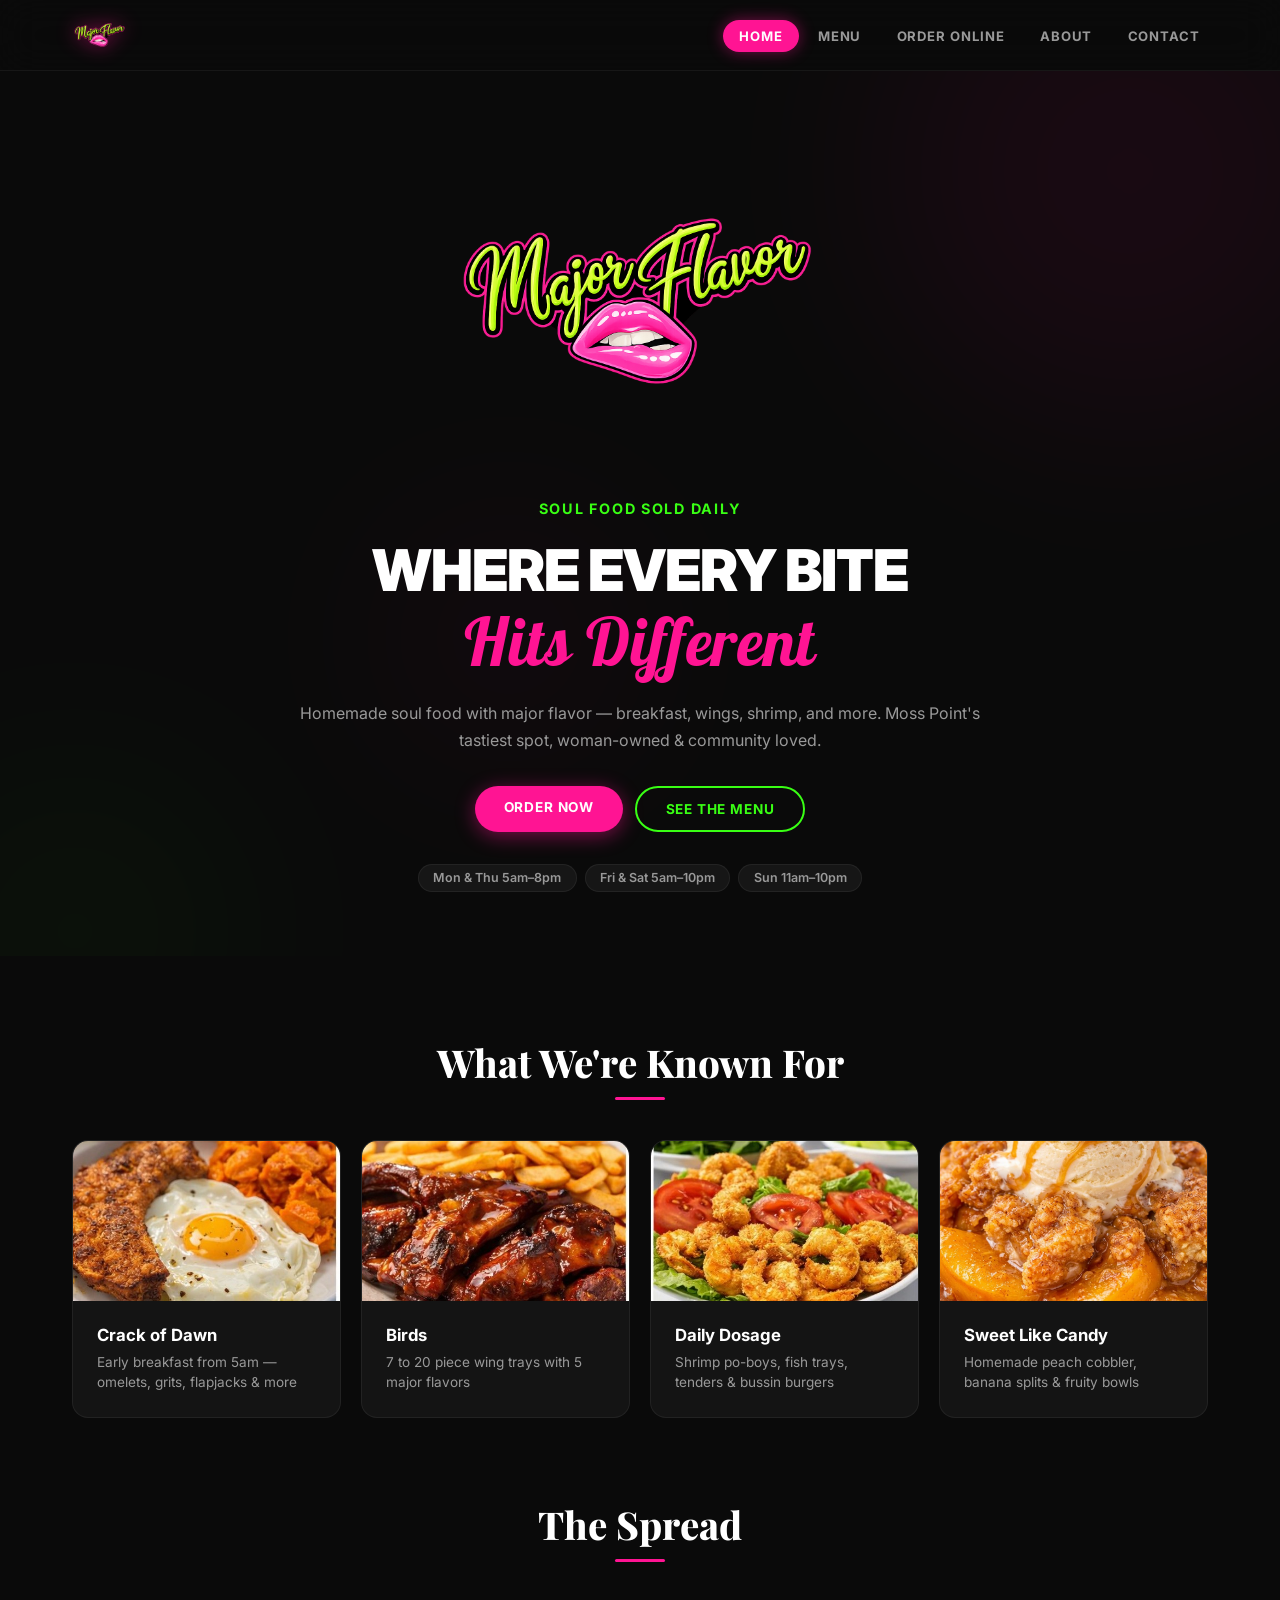
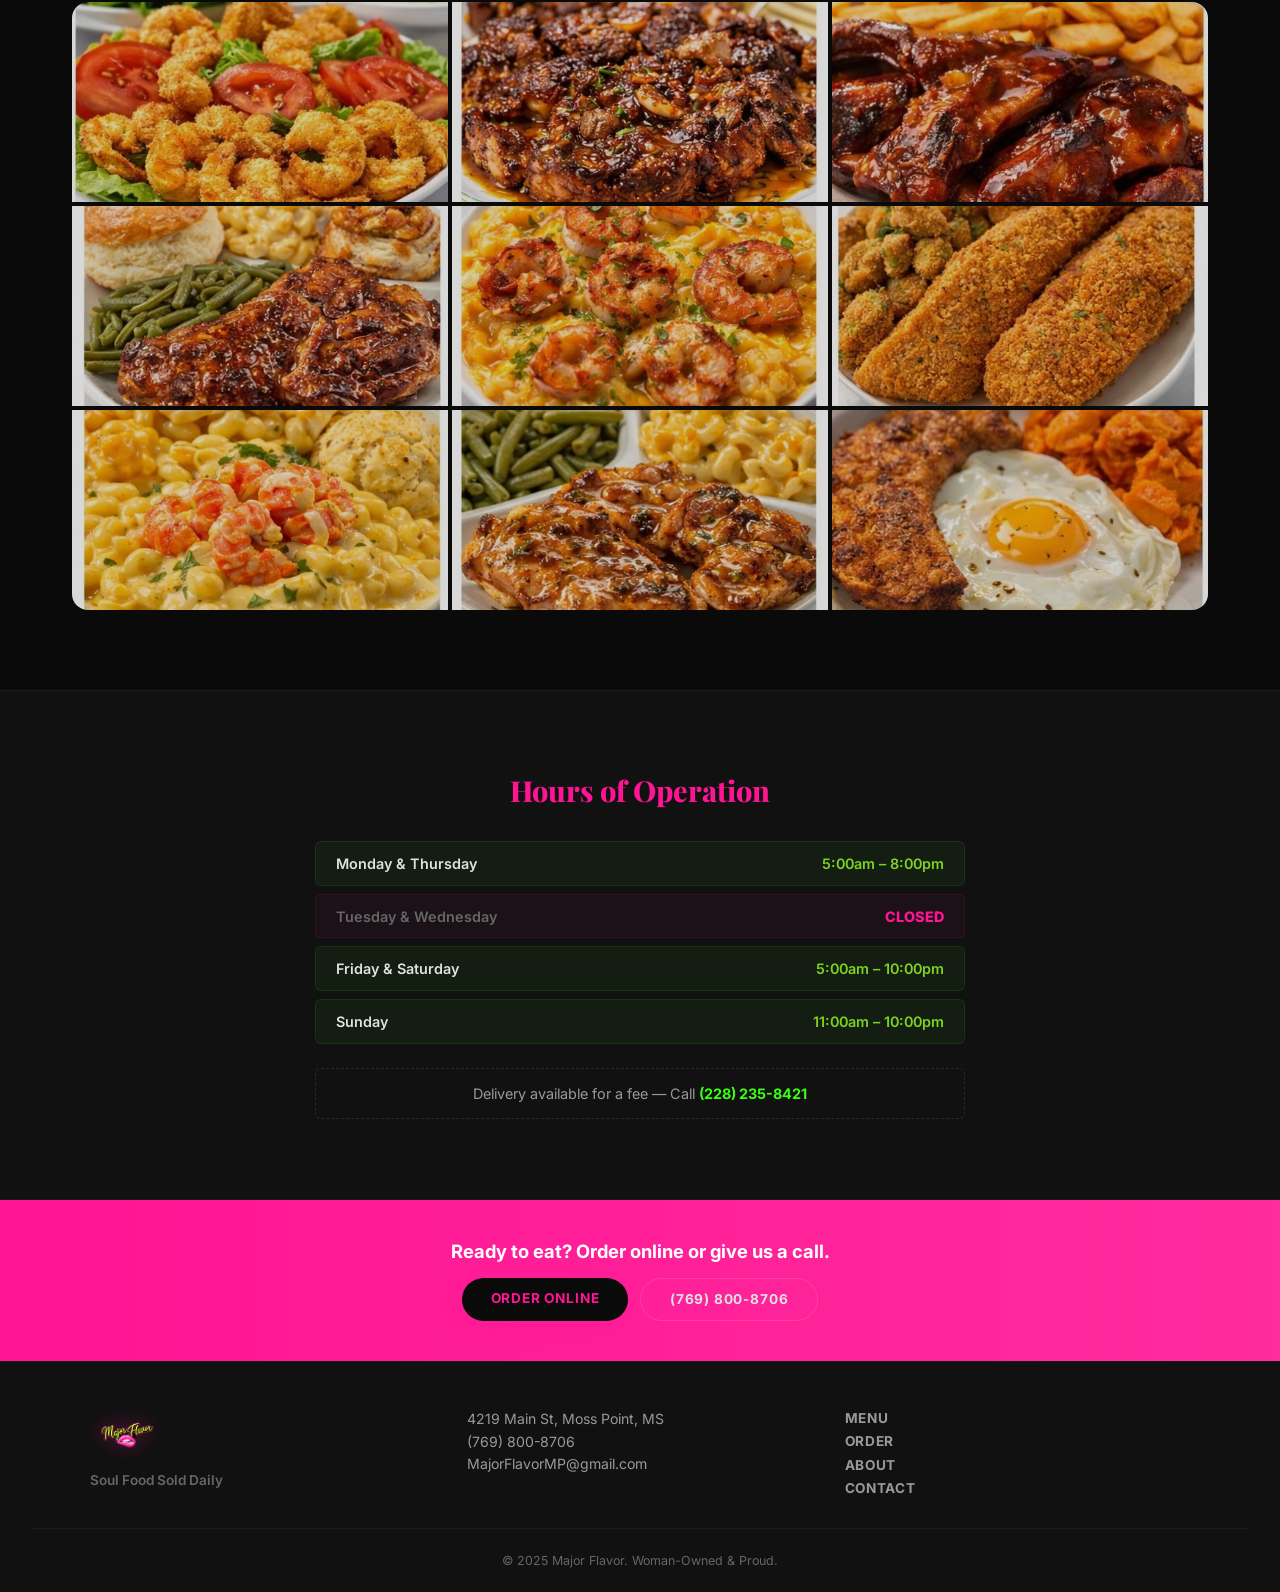
<file: index.html>
<!DOCTYPE html>
<html lang="en">
<head>
  <meta charset="UTF-8" />
  <meta name="viewport" content="width=device-width, initial-scale=1.0"/>
  <title>Major Flavor | Soul Food · Moss Point, MS</title>
  <link rel="preconnect" href="https://fonts.googleapis.com">
  <link href="https://fonts.googleapis.com/css2?family=Inter:wght@400;500;600;700;800;900&family=Playfair+Display:ital,wght@0,400;0,700;0,800;0,900;1,400;1,700&family=Lobster&display=swap" rel="stylesheet">
  <link rel="stylesheet" href="css/style.css" />
</head>
<body>

  <!-- HEADER / NAV -->
  <header class="site-header">
    <nav class="nav-bar">
      <a href="index.html" class="nav-logo">
        <img src="logo.png" alt="Major Flavor" class="logo-img" />
      </a>
      <button class="nav-toggle" id="navToggle" aria-label="Toggle menu">&#9776;</button>
      <ul class="nav-links" id="navLinks">
        <li><a href="index.html" class="nav-link active">Home</a></li>
        <li><a href="menu.html" class="nav-link">Menu</a></li>
        <li><a href="order.html" class="nav-link">Order Online</a></li>
        <li><a href="about.html" class="nav-link">About</a></li>
        <li><a href="contact.html" class="nav-link">Contact</a></li>
      </ul>
    </nav>
  </header>

  <!-- HERO -->
  <section class="hero">
    <div class="hero-bg-shapes">
      <div class="shape shape-1"></div>
      <div class="shape shape-2"></div>
      <div class="shape shape-3"></div>
    </div>
    <div class="hero-center">
      <img src="logo.png" alt="Major Flavor" class="hero-logo-img" />
      <p class="hero-tag">Soul Food Sold Daily</p>
      <h1 class="hero-title">
        Where Every Bite<br/>
        <em>Hits Different</em>
      </h1>
      <p class="hero-sub">Homemade soul food with major flavor — breakfast, wings, shrimp, and more. Moss Point's tastiest spot, woman-owned & community loved.</p>
      <div class="hero-cta">
        <a href="order.html" class="btn btn-primary">Order Now</a>
        <a href="menu.html" class="btn btn-outline">See the Menu</a>
      </div>
      <div class="hero-hours">
        <span>Mon & Thu 5am–8pm</span>
        <span>Fri & Sat 5am–10pm</span>
        <span>Sun 11am–10pm</span>
      </div>
    </div>
  </section>

  <!-- FEATURED CATEGORIES -->
  <section class="features">
    <h2 class="section-title">What We're Known For</h2>
    <div class="features-grid">
      <a href="menu.html#breakfast" class="feature-card">
        <img src="images/breakfast-plate.jpg" alt="Breakfast" class="feature-card-img" />
        <div class="feature-card-body">
          <h3>Crack of Dawn</h3>
          <p>Early breakfast from 5am — omelets, grits, flapjacks & more</p>
        </div>
      </a>
      <a href="menu.html#birds" class="feature-card">
        <img src="images/glazed-wings.jpg" alt="Wings" class="feature-card-img" />
        <div class="feature-card-body">
          <h3>Birds</h3>
          <p>7 to 20 piece wing trays with 5 major flavors</p>
        </div>
      </a>
      <a href="menu.html#daily" class="feature-card">
        <img src="images/shrimp-plate.jpg" alt="Shrimp" class="feature-card-img" />
        <div class="feature-card-body">
          <h3>Daily Dosage</h3>
          <p>Shrimp po-boys, fish trays, tenders & bussin burgers</p>
        </div>
      </a>
      <a href="menu.html#desserts" class="feature-card">
        <img src="images/peach-cobbler.jpg" alt="Peach Cobbler" class="feature-card-img" />
        <div class="feature-card-body">
          <h3>Sweet Like Candy</h3>
          <p>Homemade peach cobbler, banana splits & fruity bowls</p>
        </div>
      </a>
    </div>
  </section>

  <!-- FOOD GALLERY -->
  <section class="food-gallery">
    <h2 class="section-title">The Spread</h2>
    <div class="food-gallery-grid">
      <img src="images/shrimp-plate.jpg" alt="Shrimp plate" loading="lazy" />
      <img src="images/bbq-ribs.jpg" alt="BBQ ribs" loading="lazy" />
      <img src="images/glazed-wings.jpg" alt="Glazed wings" loading="lazy" />
      <img src="images/soul-plate.jpg" alt="Soul food plate" loading="lazy" />
      <img src="images/shrimp-mac.jpg" alt="Shrimp and mac" loading="lazy" />
      <img src="images/fried-fish.jpg" alt="Fried fish" loading="lazy" />
      <img src="images/mac-cheese.jpg" alt="Mac and cheese" loading="lazy" />
      <img src="images/mac-shrimp-greens.jpg" alt="Mac shrimp and greens" loading="lazy" />
      <img src="images/breakfast-plate.jpg" alt="Breakfast plate" loading="lazy" />
    </div>
  </section>

  <!-- HOURS BANNER -->
  <section class="hours-banner">
    <div class="hours-inner">
      <h2>Hours of Operation</h2>
      <div class="hours-grid">
        <div class="hours-row open"><span>Monday & Thursday</span><span>5:00am – 8:00pm</span></div>
        <div class="hours-row closed"><span>Tuesday & Wednesday</span><span>CLOSED</span></div>
        <div class="hours-row open"><span>Friday & Saturday</span><span>5:00am – 10:00pm</span></div>
        <div class="hours-row open"><span>Sunday</span><span>11:00am – 10:00pm</span></div>
      </div>
      <p class="delivery-note">Delivery available for a fee — Call <strong>(228) 235-8421</strong></p>
    </div>
  </section>

  <!-- CTA STRIP -->
  <section class="cta-strip">
    <p>Ready to eat? Order online or give us a call.</p>
    <div class="cta-strip-btns">
      <a href="order.html" class="btn btn-primary">Order Online</a>
      <a href="tel:7698008706" class="btn btn-ghost">(769) 800-8706</a>
    </div>
  </section>

  <!-- FOOTER -->
  <footer class="site-footer">
    <div class="footer-inner">
      <div class="footer-brand">
        <img src="logo.png" alt="Major Flavor" style="height:50px; width:auto; filter:drop-shadow(0 0 10px rgba(255,20,147,0.3));" />
        <p>Soul Food Sold Daily</p>
      </div>
      <div class="footer-info">
        <p>4219 Main St, Moss Point, MS</p>
        <p><a href="tel:7698008706">(769) 800-8706</a></p>
        <p><a href="mailto:MajorFlavorMP@gmail.com">MajorFlavorMP@gmail.com</a></p>
      </div>
      <div class="footer-links">
        <a href="menu.html">Menu</a>
        <a href="order.html">Order</a>
        <a href="about.html">About</a>
        <a href="contact.html">Contact</a>
      </div>
    </div>
    <p class="footer-copy">&copy; 2025 Major Flavor. Woman-Owned & Proud.</p>
  </footer>

  <script src="js/main.js"></script>
</body>
</html>
</file>
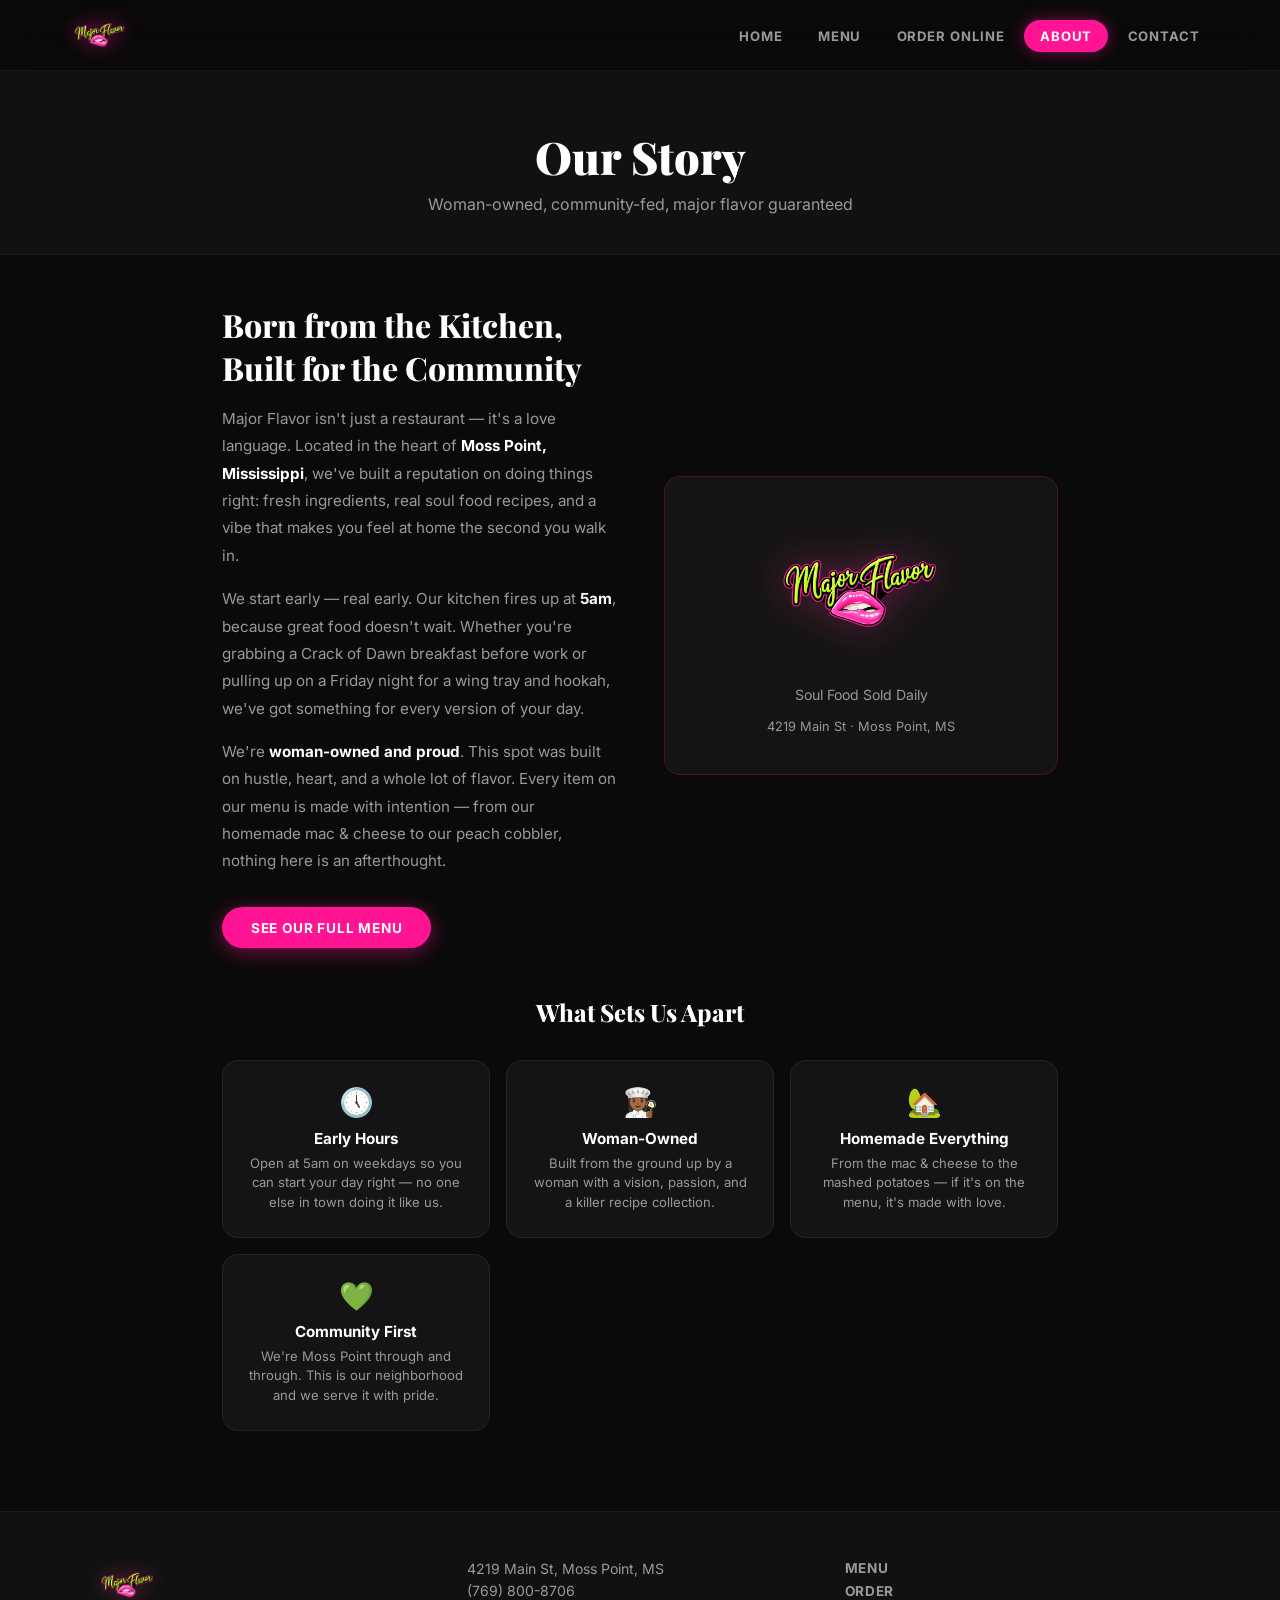
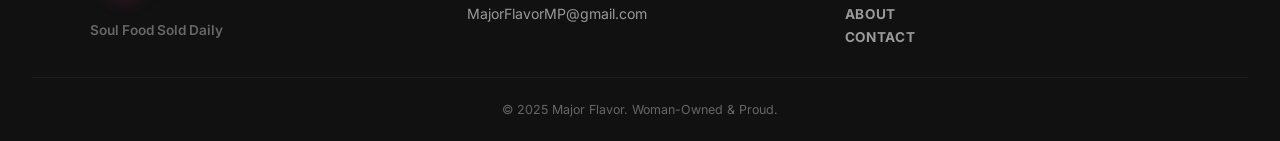
<file: about.html>
<!DOCTYPE html>
<html lang="en">
<head>
  <meta charset="UTF-8" />
  <meta name="viewport" content="width=device-width, initial-scale=1.0"/>
  <title>About | Major Flavor</title>
  <link rel="preconnect" href="https://fonts.googleapis.com">
  <link href="https://fonts.googleapis.com/css2?family=Inter:wght@400;500;600;700;800;900&family=Playfair+Display:ital,wght@0,400;0,700;0,800;0,900;1,400;1,700&family=Lobster&display=swap" rel="stylesheet">
  <link rel="stylesheet" href="css/style.css" />
</head>
<body>

  <header class="site-header">
    <nav class="nav-bar">
      <a href="index.html" class="nav-logo">
        <img src="logo.png" alt="Major Flavor" class="logo-img" />
      </a>
      <button class="nav-toggle" id="navToggle" aria-label="Toggle menu">&#9776;</button>
      <ul class="nav-links" id="navLinks">
        <li><a href="index.html" class="nav-link">Home</a></li>
        <li><a href="menu.html" class="nav-link">Menu</a></li>
        <li><a href="order.html" class="nav-link">Order Online</a></li>
        <li><a href="about.html" class="nav-link active">About</a></li>
        <li><a href="contact.html" class="nav-link">Contact</a></li>
      </ul>
    </nav>
  </header>

  <div class="page-hero">
    <h1>Our Story</h1>
    <p>Woman-owned, community-fed, major flavor guaranteed</p>
  </div>

  <main class="about-page">

    <div class="about-grid">
      <div class="about-text">
        <h2 style="font-size:2rem; margin-bottom:1rem;">Born from the Kitchen, Built for the Community</h2>
        <p>
          Major Flavor isn't just a restaurant — it's a love language. Located in the heart of <strong>Moss Point, Mississippi</strong>, we've built a reputation on doing things right: fresh ingredients, real soul food recipes, and a vibe that makes you feel at home the second you walk in.
        </p>
        <p>
          We start early — real early. Our kitchen fires up at <strong>5am</strong>, because great food doesn't wait. Whether you're grabbing a Crack of Dawn breakfast before work or pulling up on a Friday night for a wing tray and hookah, we've got something for every version of your day.
        </p>
        <p>
          We're <strong>woman-owned and proud</strong>. This spot was built on hustle, heart, and a whole lot of flavor. Every item on our menu is made with intention — from our homemade mac & cheese to our peach cobbler, nothing here is an afterthought.
        </p>
        <a href="menu.html" class="btn btn-primary" style="margin-top:1rem;">See Our Full Menu</a>
      </div>
      <div class="about-visual">
        <img src="logo.png" alt="Major Flavor" style="width:220px; max-width:100%; filter:drop-shadow(0 0 20px rgba(255,61,154,0.3)); margin-bottom:1rem;" />
        <p>Soul Food Sold Daily</p>
        <p style="margin-top:1rem; font-size:0.8rem;">4219 Main St · Moss Point, MS</p>
      </div>
    </div>

    <h2 style="text-align:center; margin-bottom:2rem;">What Sets Us Apart</h2>
    <div class="values-grid">
      <div class="value-card">
        <div class="icon">🕔</div>
        <h3>Early Hours</h3>
        <p>Open at 5am on weekdays so you can start your day right — no one else in town doing it like us.</p>
      </div>
      <div class="value-card">
        <div class="icon">👩🏾‍🍳</div>
        <h3>Woman-Owned</h3>
        <p>Built from the ground up by a woman with a vision, passion, and a killer recipe collection.</p>
      </div>
      <div class="value-card">
        <div class="icon">🏡</div>
        <h3>Homemade Everything</h3>
        <p>From the mac & cheese to the mashed potatoes — if it's on the menu, it's made with love.</p>
      </div>
      <div class="value-card">
        <div class="icon">💚</div>
        <h3>Community First</h3>
        <p>We're Moss Point through and through. This is our neighborhood and we serve it with pride.</p>
      </div>
    </div>

  </main>

  <footer class="site-footer">
    <div class="footer-inner">
      <div class="footer-brand">
        <img src="logo.png" alt="Major Flavor" style="height:50px; width:auto; filter:drop-shadow(0 0 10px rgba(255,61,154,0.3));" />
        <p>Soul Food Sold Daily</p>
      </div>
      <div class="footer-info">
        <p>4219 Main St, Moss Point, MS</p>
        <p><a href="tel:7698008706">(769) 800-8706</a></p>
        <p><a href="mailto:MajorFlavorMP@gmail.com">MajorFlavorMP@gmail.com</a></p>
      </div>
      <div class="footer-links">
        <a href="menu.html">Menu</a>
        <a href="order.html">Order</a>
        <a href="about.html">About</a>
        <a href="contact.html">Contact</a>
      </div>
    </div>
    <p class="footer-copy">&copy; 2025 Major Flavor. Woman-Owned & Proud.</p>
  </footer>

  <script src="js/main.js"></script>
</body>
</html>
</file>
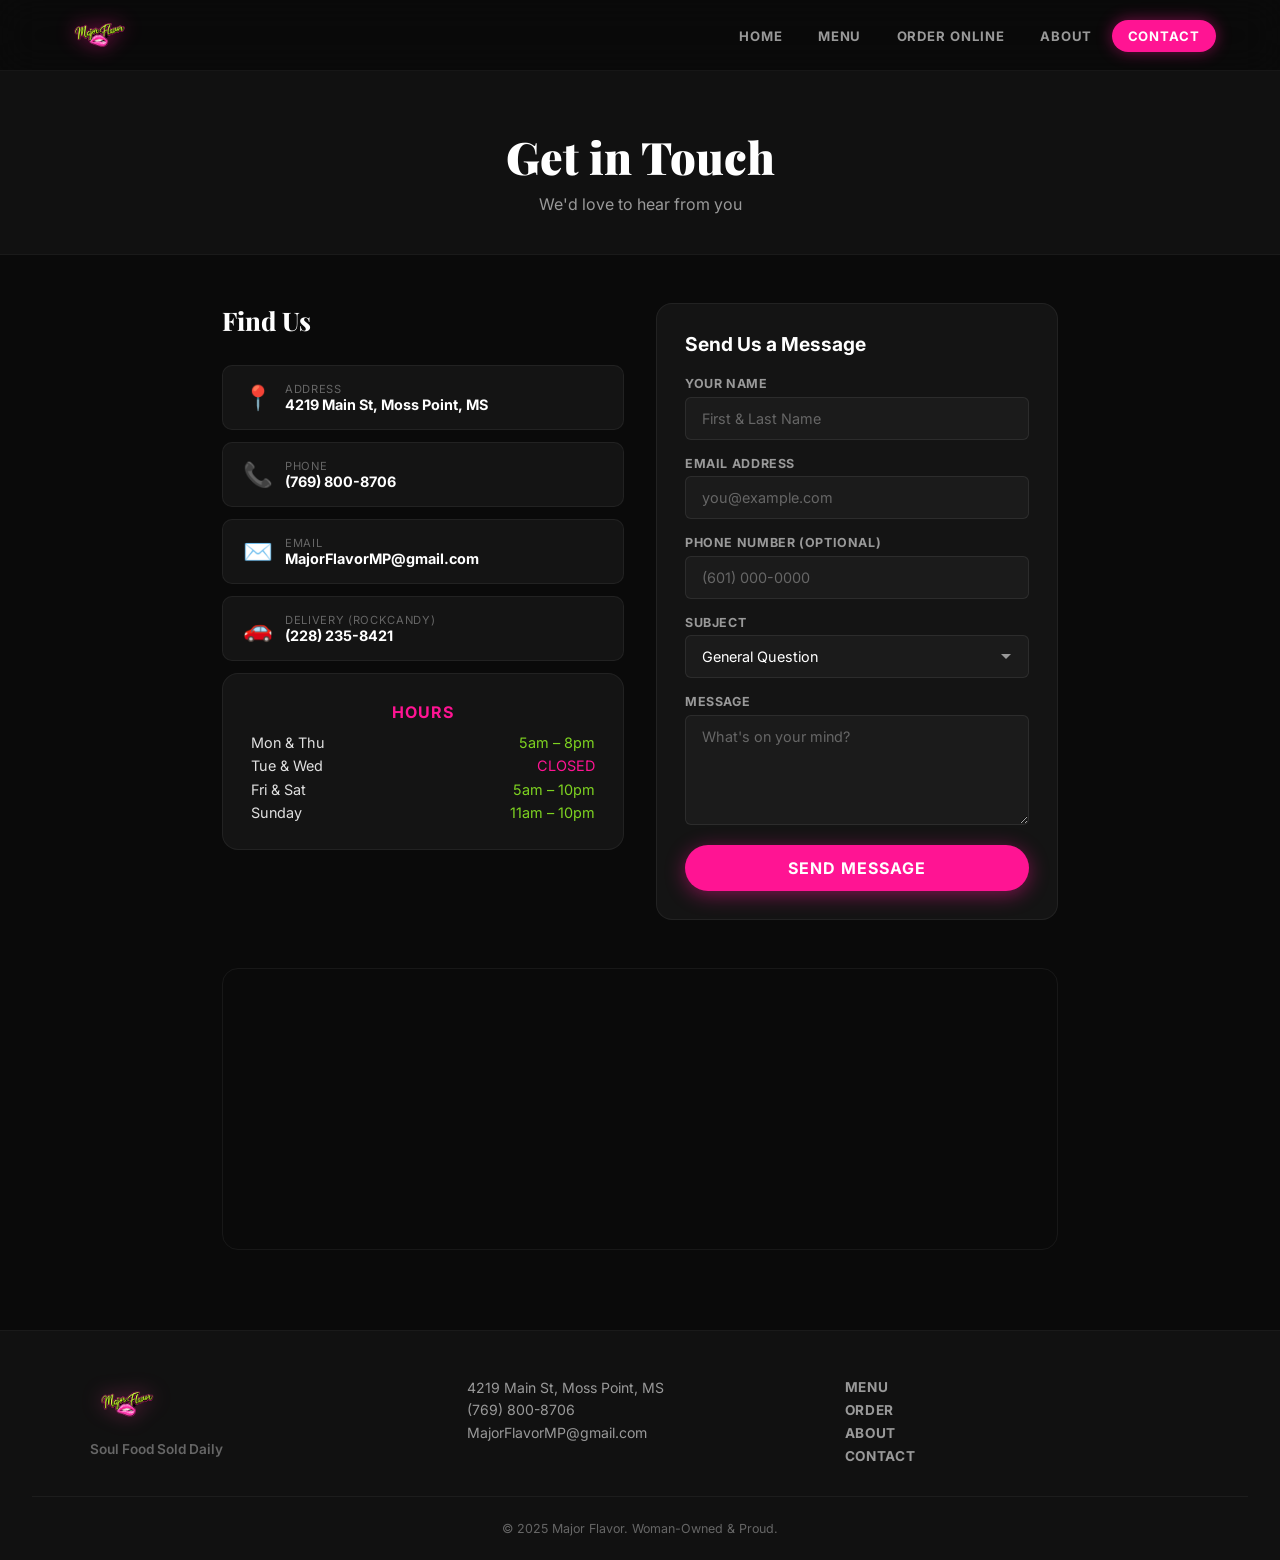
<file: contact.html>
<!DOCTYPE html>
<html lang="en">
<head>
  <meta charset="UTF-8" />
  <meta name="viewport" content="width=device-width, initial-scale=1.0"/>
  <title>Contact | Major Flavor</title>
  <link rel="preconnect" href="https://fonts.googleapis.com">
  <link href="https://fonts.googleapis.com/css2?family=Inter:wght@400;500;600;700;800;900&family=Playfair+Display:ital,wght@0,400;0,700;0,800;0,900;1,400;1,700&family=Lobster&display=swap" rel="stylesheet">
  <link rel="stylesheet" href="css/style.css" />
</head>
<body>

  <header class="site-header">
    <nav class="nav-bar">
      <a href="index.html" class="nav-logo">
        <img src="logo.png" alt="Major Flavor" class="logo-img" />
      </a>
      <button class="nav-toggle" id="navToggle" aria-label="Toggle menu">&#9776;</button>
      <ul class="nav-links" id="navLinks">
        <li><a href="index.html" class="nav-link">Home</a></li>
        <li><a href="menu.html" class="nav-link">Menu</a></li>
        <li><a href="order.html" class="nav-link">Order Online</a></li>
        <li><a href="about.html" class="nav-link">About</a></li>
        <li><a href="contact.html" class="nav-link active">Contact</a></li>
      </ul>
    </nav>
  </header>

  <div class="page-hero">
    <h1>Get in Touch</h1>
    <p>We'd love to hear from you</p>
  </div>

  <main class="contact-page">

    <div class="contact-grid">

      <!-- Contact Info -->
      <div class="contact-info">
        <h2 style="font-size:1.6rem; margin-bottom:1rem;">Find Us</h2>

        <a href="https://maps.google.com/?q=4219+Main+St+Moss+Point+MS" target="_blank" class="contact-card">
          <div class="c-icon">📍</div>
          <div>
            <div class="c-label">Address</div>
            <div class="c-value">4219 Main St, Moss Point, MS</div>
          </div>
        </a>

        <a href="tel:7698008706" class="contact-card">
          <div class="c-icon">📞</div>
          <div>
            <div class="c-label">Phone</div>
            <div class="c-value">(769) 800-8706</div>
          </div>
        </a>

        <a href="mailto:MajorFlavorMP@gmail.com" class="contact-card">
          <div class="c-icon">✉️</div>
          <div>
            <div class="c-label">Email</div>
            <div class="c-value">MajorFlavorMP@gmail.com</div>
          </div>
        </a>

        <div class="contact-card" style="cursor:default;">
          <div class="c-icon">🚗</div>
          <div>
            <div class="c-label">Delivery (RockCandy)</div>
            <div class="c-value">(228) 235-8421</div>
          </div>
        </div>

        <div class="hours-box">
          <h3>Hours</h3>
          <div style="display:flex; flex-direction:column; gap:0.4rem; font-size:0.9rem;">
            <div style="display:flex; justify-content:space-between;"><span>Mon & Thu</span><span style="color:var(--green-dim);">5am – 8pm</span></div>
            <div style="display:flex; justify-content:space-between;"><span>Tue & Wed</span><span style="color:var(--pink);">CLOSED</span></div>
            <div style="display:flex; justify-content:space-between;"><span>Fri & Sat</span><span style="color:var(--green-dim);">5am – 10pm</span></div>
            <div style="display:flex; justify-content:space-between;"><span>Sunday</span><span style="color:var(--green-dim);">11am – 10pm</span></div>
          </div>
        </div>
      </div>

      <!-- Contact Form -->
      <div class="contact-form">
        <h3>Send Us a Message</h3>
        <!--
          ═══════════════════════════════════════════
          CONTACT FORM — INTEGRATION OPTIONS
          ═══════════════════════════════════════════
          FREE options for form submissions:
          1. Formspree.io — free tier, add action="https://formspree.io/f/YOUR_ID"
          2. Netlify Forms — add netlify attribute if hosting on Netlify
          3. Web3Forms — completely free, add action="https://api.web3forms.com/submit"
          ═══════════════════════════════════════════
        -->
        <form id="contactForm" action="https://formspree.io/f/YOUR_FORM_ID" method="POST">

          <div class="form-group">
            <label for="name">Your Name</label>
            <input type="text" id="name" name="name" placeholder="First & Last Name" required />
          </div>

          <div class="form-group">
            <label for="email">Email Address</label>
            <input type="email" id="email" name="email" placeholder="you@example.com" required />
          </div>

          <div class="form-group">
            <label for="phone">Phone Number (optional)</label>
            <input type="tel" id="phone" name="phone" placeholder="(601) 000-0000" />
          </div>

          <div class="form-group">
            <label for="subject">Subject</label>
            <select id="subject" name="subject">
              <option value="general">General Question</option>
              <option value="catering">Catering Inquiry</option>
              <option value="order">Order Question</option>
              <option value="feedback">Feedback</option>
              <option value="other">Other</option>
            </select>
          </div>

          <div class="form-group">
            <label for="message">Message</label>
            <textarea id="message" name="message" placeholder="What's on your mind?" required></textarea>
          </div>

          <button type="submit" class="btn btn-primary" style="width:100%; font-size:1rem;">Send Message</button>
        </form>
      </div>
    </div>

    <!-- Map Embed -->
    <div class="map-embed" style="margin-top:3rem;">
      <iframe
        src="https://www.google.com/maps/embed?pb=!1m18!1m12!1m3!1d3382.0!2d-88.5300!3d30.4100!2m3!1f0!2f0!3f0!3m2!1i1024!2i768!4f13.1!3m3!1m2!1s0x0%3A0x0!2s4219+Main+St%2C+Moss+Point%2C+MS!5e0!3m2!1sen!2sus!4v1"
        loading="lazy"
        referrerpolicy="no-referrer-when-downgrade"
        title="Major Flavor Location">
      </iframe>
      <!-- NOTE: Replace the embed URL above with the actual Google Maps embed URL for 4219 Main St, Moss Point MS -->
    </div>

  </main>

  <footer class="site-footer">
    <div class="footer-inner">
      <div class="footer-brand">
        <img src="logo.png" alt="Major Flavor" style="height:50px; width:auto; filter:drop-shadow(0 0 10px rgba(255,61,154,0.3));" />
        <p>Soul Food Sold Daily</p>
      </div>
      <div class="footer-info">
        <p>4219 Main St, Moss Point, MS</p>
        <p><a href="tel:7698008706">(769) 800-8706</a></p>
        <p><a href="mailto:MajorFlavorMP@gmail.com">MajorFlavorMP@gmail.com</a></p>
      </div>
      <div class="footer-links">
        <a href="menu.html">Menu</a>
        <a href="order.html">Order</a>
        <a href="about.html">About</a>
        <a href="contact.html">Contact</a>
      </div>
    </div>
    <p class="footer-copy">&copy; 2025 Major Flavor. Woman-Owned & Proud.</p>
  </footer>

  <script src="js/main.js"></script>
</body>
</html>
</file>
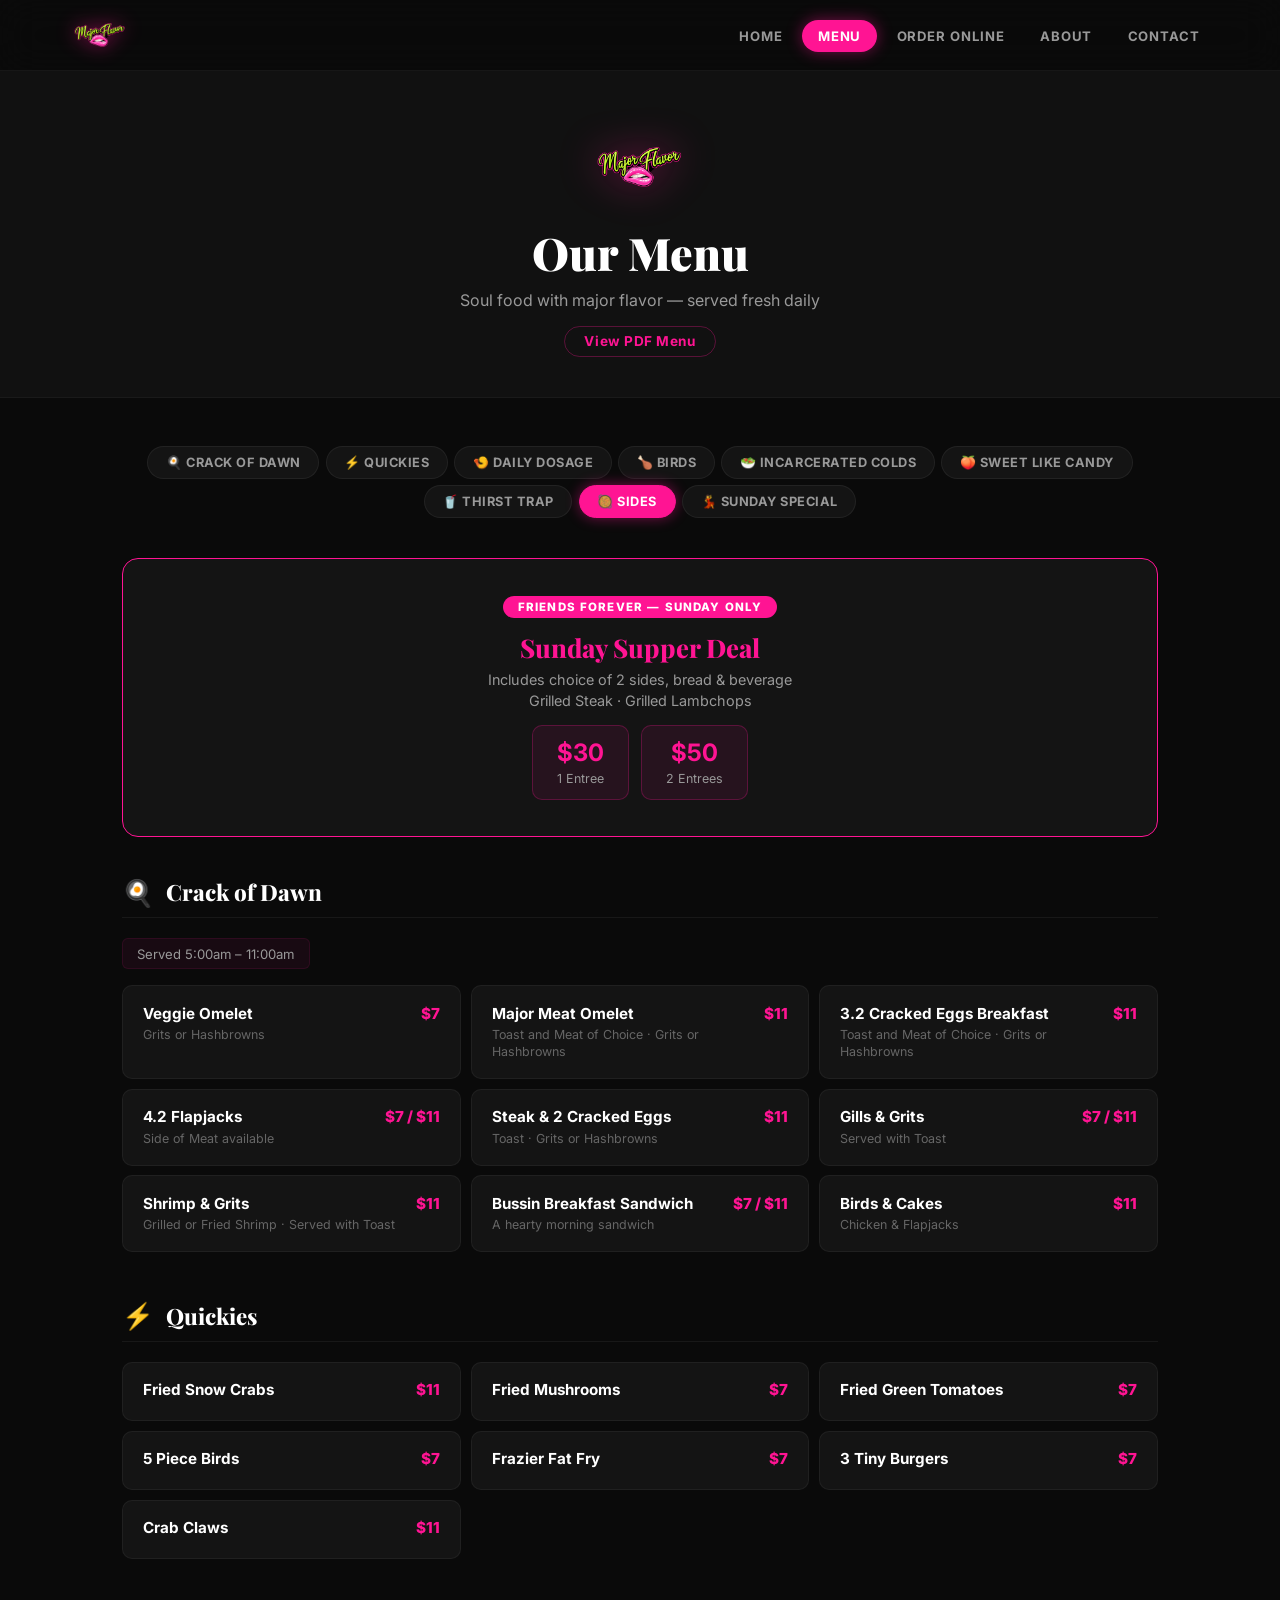
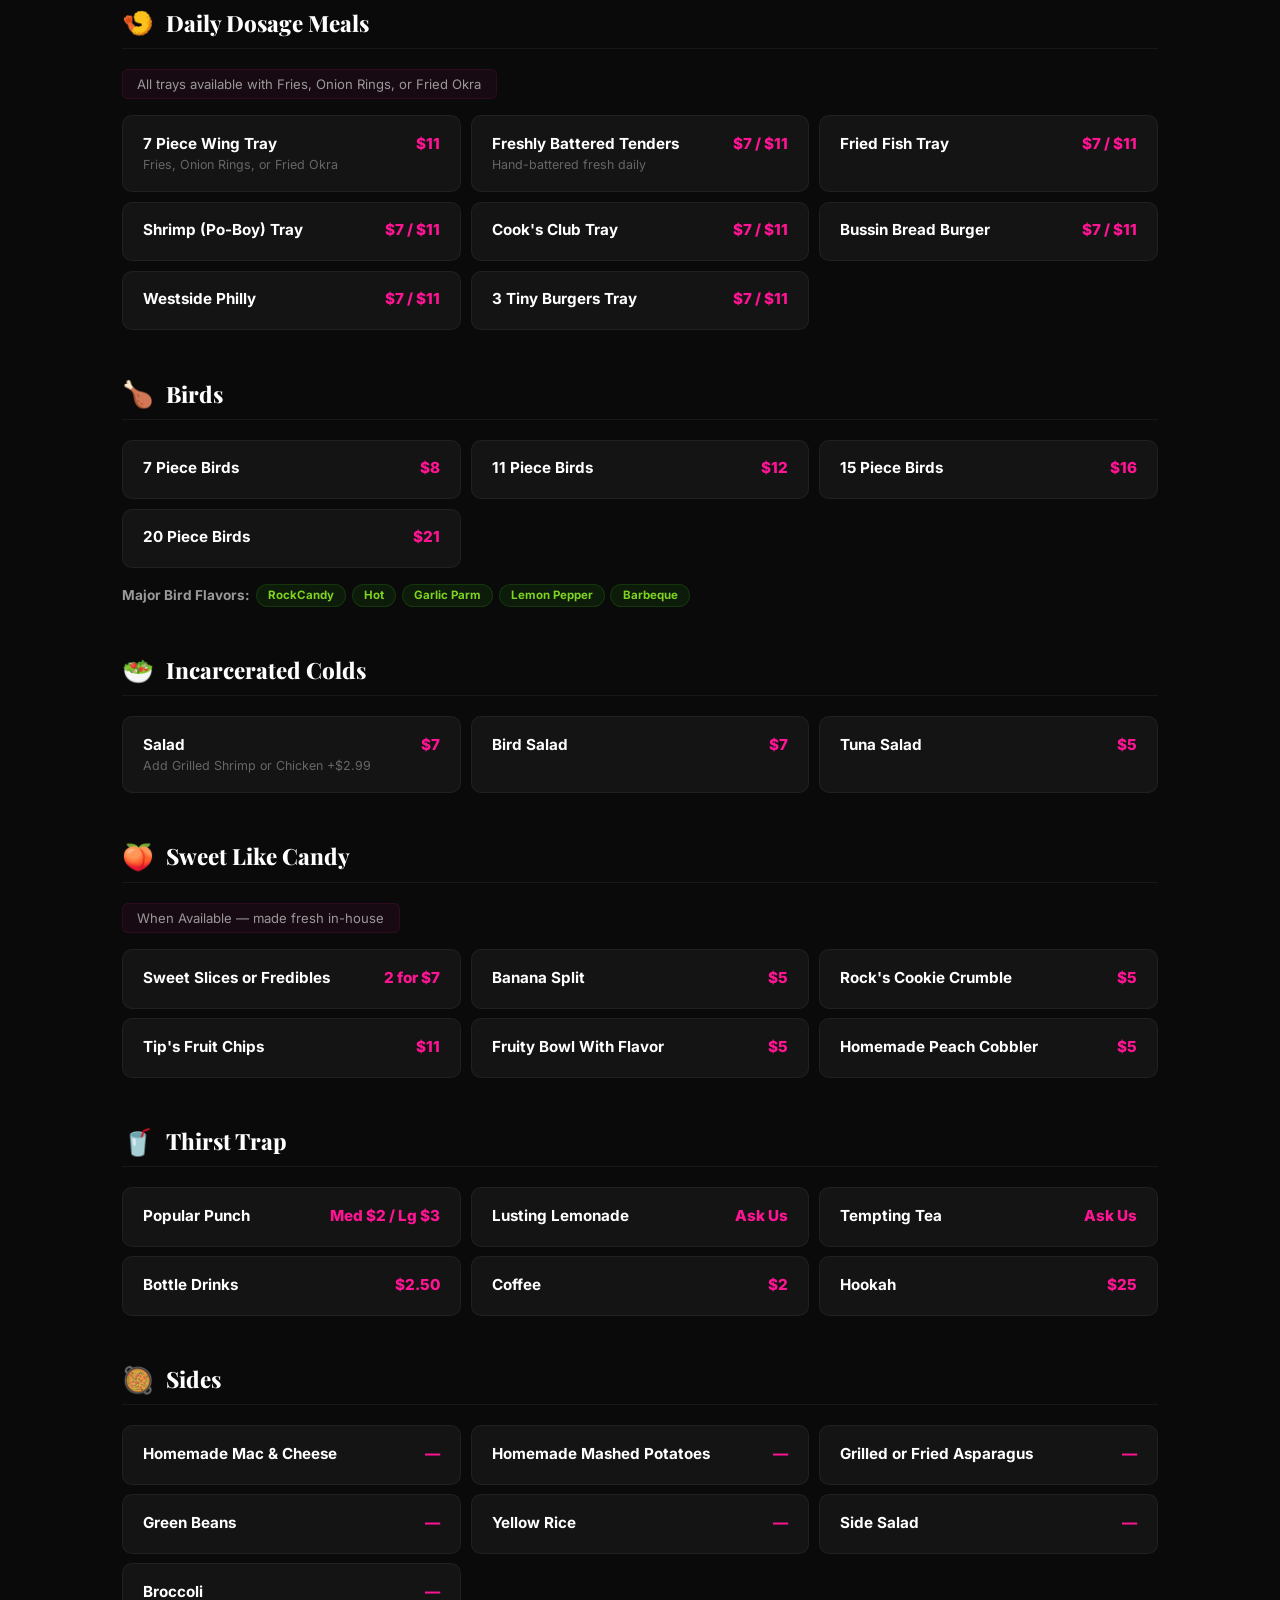
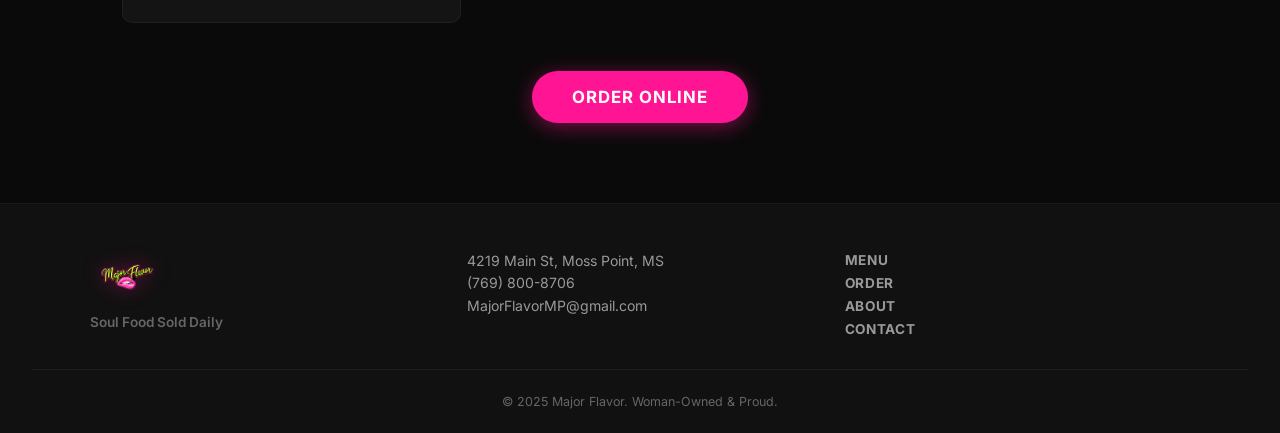
<file: menu.html>
<!DOCTYPE html>
<html lang="en">
<head>
  <meta charset="UTF-8" />
  <meta name="viewport" content="width=device-width, initial-scale=1.0"/>
  <title>Menu | Major Flavor</title>
  <link rel="preconnect" href="https://fonts.googleapis.com">
  <link href="https://fonts.googleapis.com/css2?family=Inter:wght@400;500;600;700;800;900&family=Playfair+Display:ital,wght@0,400;0,700;0,800;0,900;1,400;1,700&family=Lobster&display=swap" rel="stylesheet">
  <link rel="stylesheet" href="css/style.css" />
</head>
<body>

  <header class="site-header">
    <nav class="nav-bar">
      <a href="index.html" class="nav-logo">
        <img src="logo.png" alt="Major Flavor" class="logo-img" />
      </a>
      <button class="nav-toggle" id="navToggle" aria-label="Toggle menu">&#9776;</button>
      <ul class="nav-links" id="navLinks">
        <li><a href="index.html" class="nav-link">Home</a></li>
        <li><a href="menu.html" class="nav-link active">Menu</a></li>
        <li><a href="order.html" class="nav-link">Order Online</a></li>
        <li><a href="about.html" class="nav-link">About</a></li>
        <li><a href="contact.html" class="nav-link">Contact</a></li>
      </ul>
    </nav>
  </header>

  <div class="page-hero">
    <img src="logo.png" alt="Major Flavor" style="height:80px; width:auto; margin-bottom:0.75rem; filter:drop-shadow(0 0 20px rgba(255,20,147,0.35));" />
    <h1>Our Menu</h1>
    <p>Soul food with major flavor — served fresh daily</p>
    <a href="menu.pdf" target="_blank" style="display:inline-block; margin-top:1rem; font-size:0.85rem; color:var(--pink); text-decoration:none; font-weight:700; letter-spacing:0.04em; border:1px solid rgba(255,20,147,0.3); padding:0.4rem 1.2rem; border-radius:50px; transition:all 0.25s;">View PDF Menu</a>
  </div>

  <main class="menu-page">

    <!-- Quick Nav -->
    <div class="menu-nav">
      <a href="#breakfast" class="menu-nav-btn">🍳 Crack of Dawn</a>
      <a href="#quickies" class="menu-nav-btn">⚡ Quickies</a>
      <a href="#daily" class="menu-nav-btn">🍤 Daily Dosage</a>
      <a href="#birds" class="menu-nav-btn">🍗 Birds</a>
      <a href="#salads" class="menu-nav-btn">🥗 Incarcerated Colds</a>
      <a href="#desserts" class="menu-nav-btn">🍑 Sweet Like Candy</a>
      <a href="#drinks" class="menu-nav-btn">🥤 Thirst Trap</a>
      <a href="#sides" class="menu-nav-btn">🥘 Sides</a>
      <a href="#sunday" class="menu-nav-btn">💃 Sunday Special</a>
    </div>

    <!-- SUNDAY SPECIAL PROMO -->
    <div id="sunday" class="promo-box">
      <span class="promo-tag">Friends Forever — Sunday Only</span>
      <h2>Sunday Supper Deal</h2>
      <p>Includes choice of 2 sides, bread & beverage</p>
      <p>Grilled Steak · Grilled Lambchops</p>
      <div class="promo-options">
        <div class="promo-option">
          <strong>$30</strong>
          <span>1 Entree</span>
        </div>
        <div class="promo-option">
          <strong>$50</strong>
          <span>2 Entrees</span>
        </div>
      </div>
    </div>

    <!-- CRACK OF DAWN -->
    <section id="breakfast" class="menu-section">
      <div class="menu-section-header">
        <span class="section-icon">🍳</span>
        <h2>Crack of Dawn</h2>
      </div>
      <p class="menu-section-sub">Served 5:00am – 11:00am</p>
      <div class="menu-items">
        <div class="menu-item"><div class="menu-item-info"><div class="menu-item-name">Veggie Omelet</div><div class="menu-item-desc">Grits or Hashbrowns</div></div><div class="menu-item-price">$7</div></div>
        <div class="menu-item"><div class="menu-item-info"><div class="menu-item-name">Major Meat Omelet</div><div class="menu-item-desc">Toast and Meat of Choice · Grits or Hashbrowns</div></div><div class="menu-item-price">$11</div></div>
        <div class="menu-item"><div class="menu-item-info"><div class="menu-item-name">3.2 Cracked Eggs Breakfast</div><div class="menu-item-desc">Toast and Meat of Choice · Grits or Hashbrowns</div></div><div class="menu-item-price">$11</div></div>
        <div class="menu-item"><div class="menu-item-info"><div class="menu-item-name">4.2 Flapjacks</div><div class="menu-item-desc">Side of Meat available</div></div><div class="menu-item-price">$7 / $11</div></div>
        <div class="menu-item"><div class="menu-item-info"><div class="menu-item-name">Steak & 2 Cracked Eggs</div><div class="menu-item-desc">Toast · Grits or Hashbrowns</div></div><div class="menu-item-price">$11</div></div>
        <div class="menu-item"><div class="menu-item-info"><div class="menu-item-name">Gills & Grits</div><div class="menu-item-desc">Served with Toast</div></div><div class="menu-item-price">$7 / $11</div></div>
        <div class="menu-item"><div class="menu-item-info"><div class="menu-item-name">Shrimp & Grits</div><div class="menu-item-desc">Grilled or Fried Shrimp · Served with Toast</div></div><div class="menu-item-price">$11</div></div>
        <div class="menu-item"><div class="menu-item-info"><div class="menu-item-name">Bussin Breakfast Sandwich</div><div class="menu-item-desc">A hearty morning sandwich</div></div><div class="menu-item-price">$7 / $11</div></div>
        <div class="menu-item"><div class="menu-item-info"><div class="menu-item-name">Birds & Cakes</div><div class="menu-item-desc">Chicken & Flapjacks</div></div><div class="menu-item-price">$11</div></div>
      </div>
    </section>

    <!-- QUICKIES -->
    <section id="quickies" class="menu-section">
      <div class="menu-section-header">
        <span class="section-icon">⚡</span>
        <h2>Quickies</h2>
      </div>
      <div class="menu-items">
        <div class="menu-item"><div class="menu-item-info"><div class="menu-item-name">Fried Snow Crabs</div></div><div class="menu-item-price">$11</div></div>
        <div class="menu-item"><div class="menu-item-info"><div class="menu-item-name">Fried Mushrooms</div></div><div class="menu-item-price">$7</div></div>
        <div class="menu-item"><div class="menu-item-info"><div class="menu-item-name">Fried Green Tomatoes</div></div><div class="menu-item-price">$7</div></div>
        <div class="menu-item"><div class="menu-item-info"><div class="menu-item-name">5 Piece Birds</div></div><div class="menu-item-price">$7</div></div>
        <div class="menu-item"><div class="menu-item-info"><div class="menu-item-name">Frazier Fat Fry</div></div><div class="menu-item-price">$7</div></div>
        <div class="menu-item"><div class="menu-item-info"><div class="menu-item-name">3 Tiny Burgers</div></div><div class="menu-item-price">$7</div></div>
        <div class="menu-item"><div class="menu-item-info"><div class="menu-item-name">Crab Claws</div></div><div class="menu-item-price">$11</div></div>
      </div>
    </section>

    <!-- DAILY DOSAGE -->
    <section id="daily" class="menu-section">
      <div class="menu-section-header">
        <span class="section-icon">🍤</span>
        <h2>Daily Dosage Meals</h2>
      </div>
      <p class="menu-section-sub">All trays available with Fries, Onion Rings, or Fried Okra</p>
      <div class="menu-items">
        <div class="menu-item"><div class="menu-item-info"><div class="menu-item-name">7 Piece Wing Tray</div><div class="menu-item-desc">Fries, Onion Rings, or Fried Okra</div></div><div class="menu-item-price">$11</div></div>
        <div class="menu-item"><div class="menu-item-info"><div class="menu-item-name">Freshly Battered Tenders</div><div class="menu-item-desc">Hand-battered fresh daily</div></div><div class="menu-item-price">$7 / $11</div></div>
        <div class="menu-item"><div class="menu-item-info"><div class="menu-item-name">Fried Fish Tray</div></div><div class="menu-item-price">$7 / $11</div></div>
        <div class="menu-item"><div class="menu-item-info"><div class="menu-item-name">Shrimp (Po-Boy) Tray</div></div><div class="menu-item-price">$7 / $11</div></div>
        <div class="menu-item"><div class="menu-item-info"><div class="menu-item-name">Cook's Club Tray</div></div><div class="menu-item-price">$7 / $11</div></div>
        <div class="menu-item"><div class="menu-item-info"><div class="menu-item-name">Bussin Bread Burger</div></div><div class="menu-item-price">$7 / $11</div></div>
        <div class="menu-item"><div class="menu-item-info"><div class="menu-item-name">Westside Philly</div></div><div class="menu-item-price">$7 / $11</div></div>
        <div class="menu-item"><div class="menu-item-info"><div class="menu-item-name">3 Tiny Burgers Tray</div></div><div class="menu-item-price">$7 / $11</div></div>
      </div>
    </section>

    <!-- BIRDS -->
    <section id="birds" class="menu-section">
      <div class="menu-section-header">
        <span class="section-icon">🍗</span>
        <h2>Birds</h2>
      </div>
      <div class="menu-items">
        <div class="menu-item"><div class="menu-item-info"><div class="menu-item-name">7 Piece Birds</div></div><div class="menu-item-price">$8</div></div>
        <div class="menu-item"><div class="menu-item-info"><div class="menu-item-name">11 Piece Birds</div></div><div class="menu-item-price">$12</div></div>
        <div class="menu-item"><div class="menu-item-info"><div class="menu-item-name">15 Piece Birds</div></div><div class="menu-item-price">$16</div></div>
        <div class="menu-item"><div class="menu-item-info"><div class="menu-item-name">20 Piece Birds</div></div><div class="menu-item-price">$21</div></div>
      </div>
      <div class="flavors-tag" style="margin-top:1rem;">
        <span style="font-size:0.85rem; font-weight:700; color:var(--text-muted);">Major Bird Flavors:</span>
        <span class="flavor-pill">RockCandy</span>
        <span class="flavor-pill">Hot</span>
        <span class="flavor-pill">Garlic Parm</span>
        <span class="flavor-pill">Lemon Pepper</span>
        <span class="flavor-pill">Barbeque</span>
      </div>
    </section>

    <!-- INCARCERATED COLDS -->
    <section id="salads" class="menu-section">
      <div class="menu-section-header">
        <span class="section-icon">🥗</span>
        <h2>Incarcerated Colds</h2>
      </div>
      <div class="menu-items">
        <div class="menu-item"><div class="menu-item-info"><div class="menu-item-name">Salad</div><div class="menu-item-desc">Add Grilled Shrimp or Chicken +$2.99</div></div><div class="menu-item-price">$7</div></div>
        <div class="menu-item"><div class="menu-item-info"><div class="menu-item-name">Bird Salad</div></div><div class="menu-item-price">$7</div></div>
        <div class="menu-item"><div class="menu-item-info"><div class="menu-item-name">Tuna Salad</div></div><div class="menu-item-price">$5</div></div>
      </div>
    </section>

    <!-- SWEET LIKE CANDY -->
    <section id="desserts" class="menu-section">
      <div class="menu-section-header">
        <span class="section-icon">🍑</span>
        <h2>Sweet Like Candy</h2>
      </div>
      <p class="menu-section-sub">When Available — made fresh in-house</p>
      <div class="menu-items">
        <div class="menu-item"><div class="menu-item-info"><div class="menu-item-name">Sweet Slices or Fredibles</div></div><div class="menu-item-price">2 for $7</div></div>
        <div class="menu-item"><div class="menu-item-info"><div class="menu-item-name">Banana Split</div></div><div class="menu-item-price">$5</div></div>
        <div class="menu-item"><div class="menu-item-info"><div class="menu-item-name">Rock's Cookie Crumble</div></div><div class="menu-item-price">$5</div></div>
        <div class="menu-item"><div class="menu-item-info"><div class="menu-item-name">Tip's Fruit Chips</div></div><div class="menu-item-price">$11</div></div>
        <div class="menu-item"><div class="menu-item-info"><div class="menu-item-name">Fruity Bowl With Flavor</div></div><div class="menu-item-price">$5</div></div>
        <div class="menu-item"><div class="menu-item-info"><div class="menu-item-name">Homemade Peach Cobbler</div></div><div class="menu-item-price">$5</div></div>
      </div>
    </section>

    <!-- THIRST TRAP -->
    <section id="drinks" class="menu-section">
      <div class="menu-section-header">
        <span class="section-icon">🥤</span>
        <h2>Thirst Trap</h2>
      </div>
      <div class="menu-items">
        <div class="menu-item"><div class="menu-item-info"><div class="menu-item-name">Popular Punch</div></div><div class="menu-item-price">Med $2 / Lg $3</div></div>
        <div class="menu-item"><div class="menu-item-info"><div class="menu-item-name">Lusting Lemonade</div></div><div class="menu-item-price">Ask Us</div></div>
        <div class="menu-item"><div class="menu-item-info"><div class="menu-item-name">Tempting Tea</div></div><div class="menu-item-price">Ask Us</div></div>
        <div class="menu-item"><div class="menu-item-info"><div class="menu-item-name">Bottle Drinks</div></div><div class="menu-item-price">$2.50</div></div>
        <div class="menu-item"><div class="menu-item-info"><div class="menu-item-name">Coffee</div></div><div class="menu-item-price">$2</div></div>
        <div class="menu-item"><div class="menu-item-info"><div class="menu-item-name">Hookah</div></div><div class="menu-item-price">$25</div></div>
      </div>
    </section>

    <!-- SIDES -->
    <section id="sides" class="menu-section">
      <div class="menu-section-header">
        <span class="section-icon">🥘</span>
        <h2>Sides</h2>
      </div>
      <div class="menu-items">
        <div class="menu-item"><div class="menu-item-info"><div class="menu-item-name">Homemade Mac & Cheese</div></div><div class="menu-item-price">—</div></div>
        <div class="menu-item"><div class="menu-item-info"><div class="menu-item-name">Homemade Mashed Potatoes</div></div><div class="menu-item-price">—</div></div>
        <div class="menu-item"><div class="menu-item-info"><div class="menu-item-name">Grilled or Fried Asparagus</div></div><div class="menu-item-price">—</div></div>
        <div class="menu-item"><div class="menu-item-info"><div class="menu-item-name">Green Beans</div></div><div class="menu-item-price">—</div></div>
        <div class="menu-item"><div class="menu-item-info"><div class="menu-item-name">Yellow Rice</div></div><div class="menu-item-price">—</div></div>
        <div class="menu-item"><div class="menu-item-info"><div class="menu-item-name">Side Salad</div></div><div class="menu-item-price">—</div></div>
        <div class="menu-item"><div class="menu-item-info"><div class="menu-item-name">Broccoli</div></div><div class="menu-item-price">—</div></div>
      </div>
    </section>

    <div style="text-align:center; margin-top:3rem;">
      <a href="order.html" class="btn btn-primary" style="font-size:1.05rem; padding:1rem 2.5rem;">Order Online</a>
    </div>

  </main>

  <footer class="site-footer">
    <div class="footer-inner">
      <div class="footer-brand">
        <img src="logo.png" alt="Major Flavor" style="height:50px; width:auto; filter:drop-shadow(0 0 10px rgba(255,20,147,0.3));" />
        <p>Soul Food Sold Daily</p>
      </div>
      <div class="footer-info">
        <p>4219 Main St, Moss Point, MS</p>
        <p><a href="tel:7698008706">(769) 800-8706</a></p>
        <p><a href="mailto:MajorFlavorMP@gmail.com">MajorFlavorMP@gmail.com</a></p>
      </div>
      <div class="footer-links">
        <a href="menu.html">Menu</a>
        <a href="order.html">Order</a>
        <a href="about.html">About</a>
        <a href="contact.html">Contact</a>
      </div>
    </div>
    <p class="footer-copy">&copy; 2025 Major Flavor. Woman-Owned & Proud.</p>
  </footer>

  <script src="js/main.js"></script>
</body>
</html>
</file>
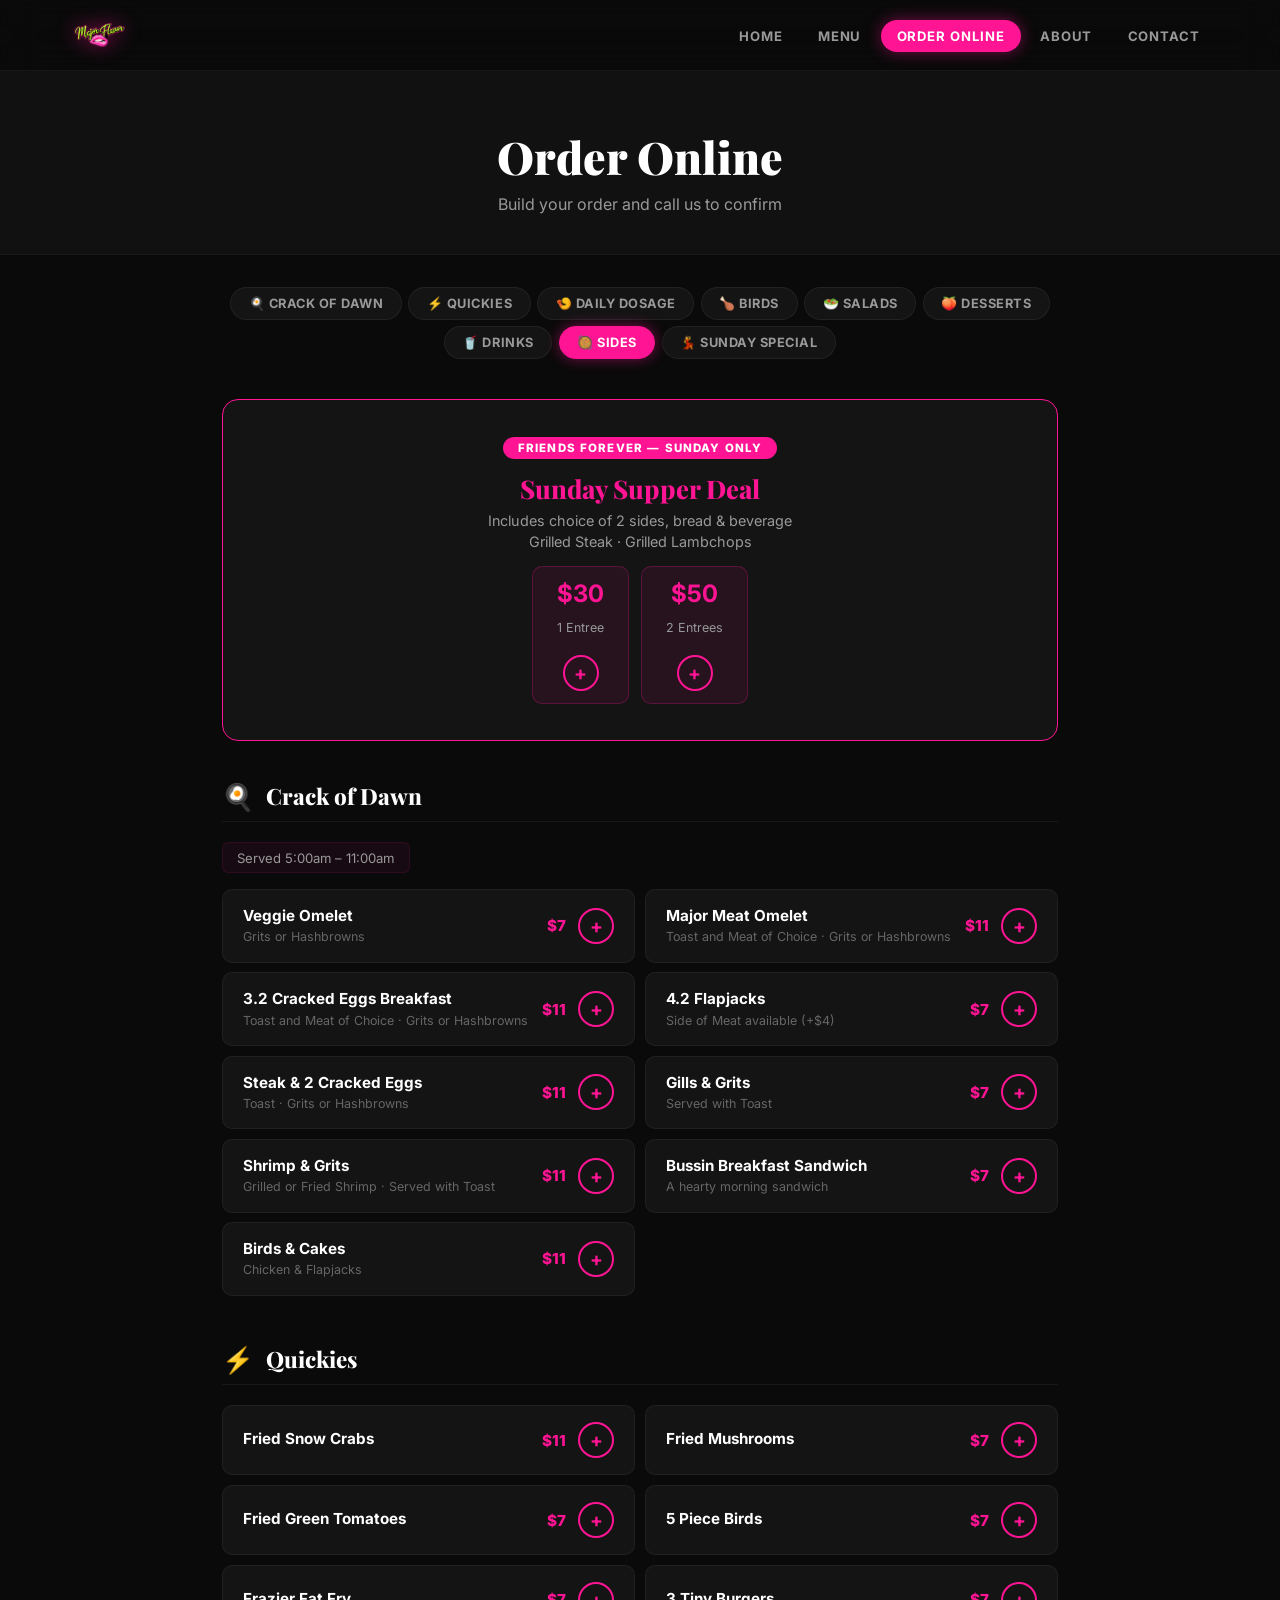
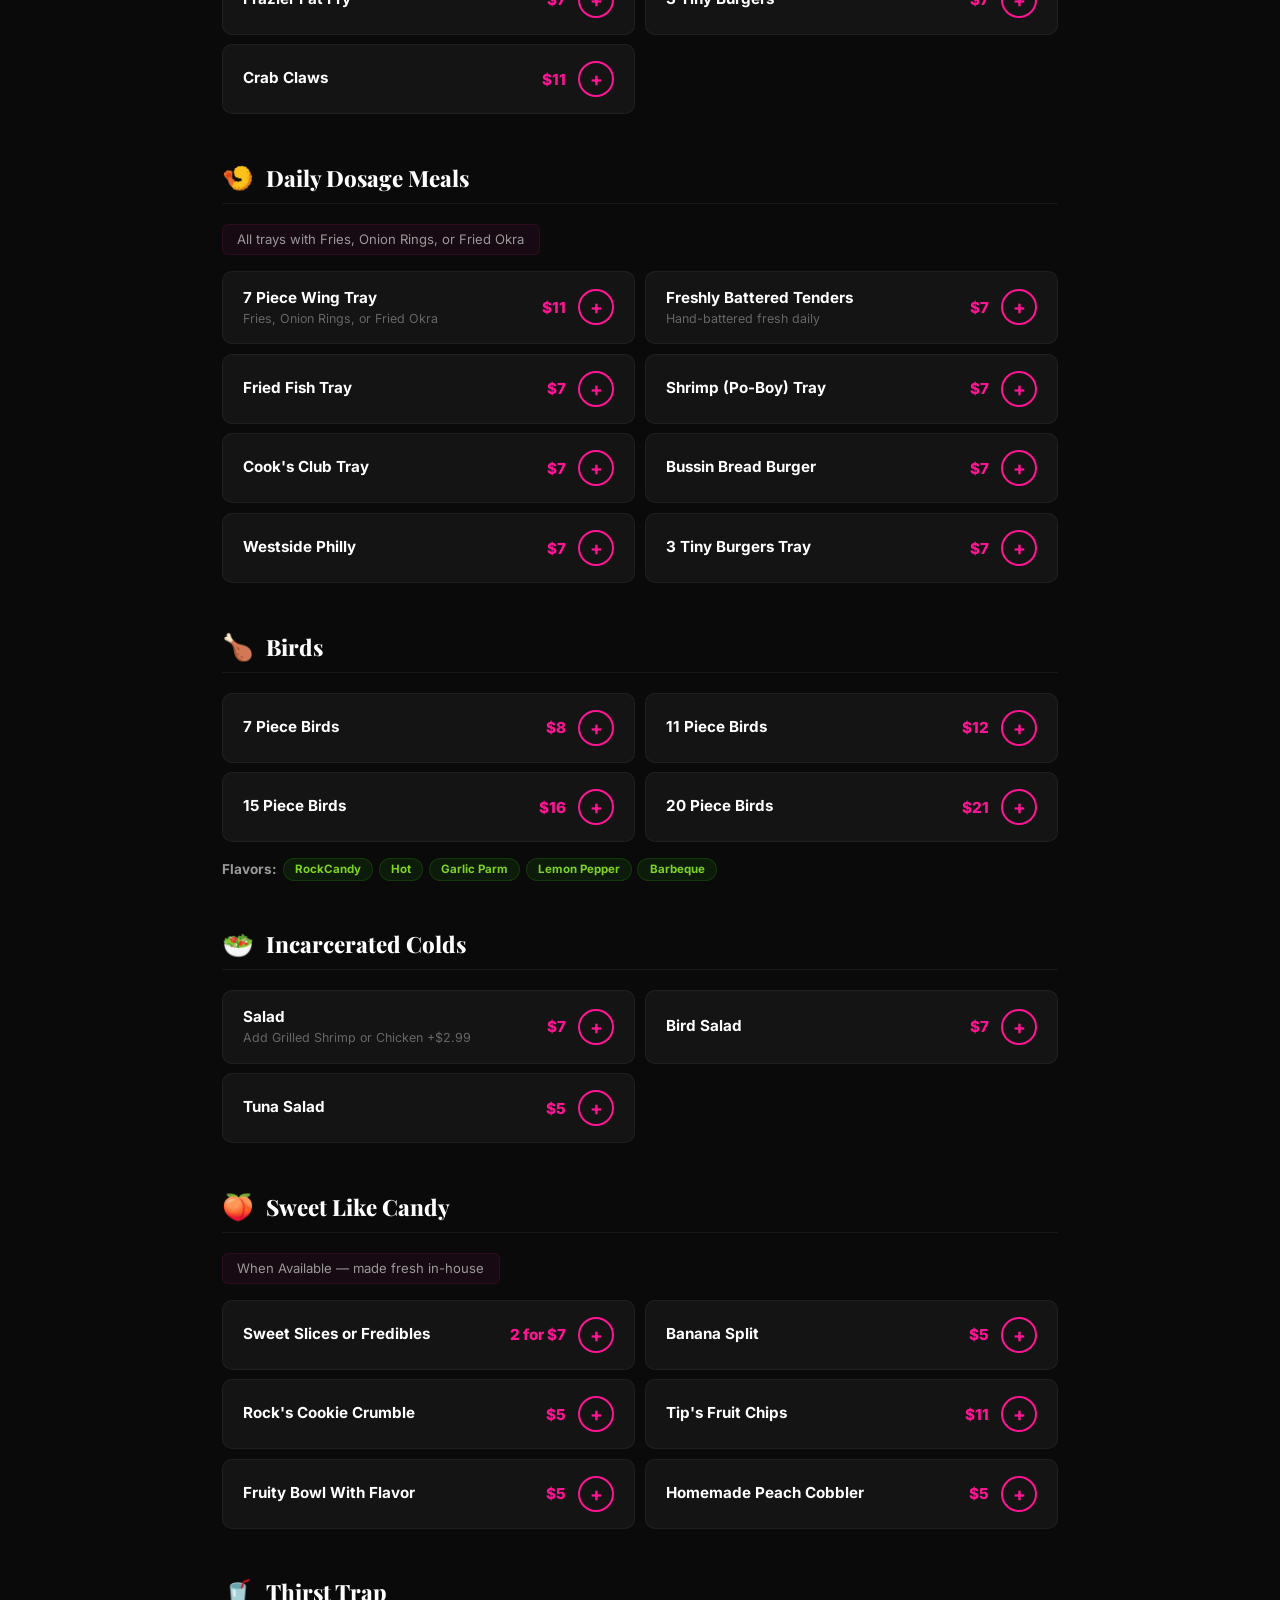
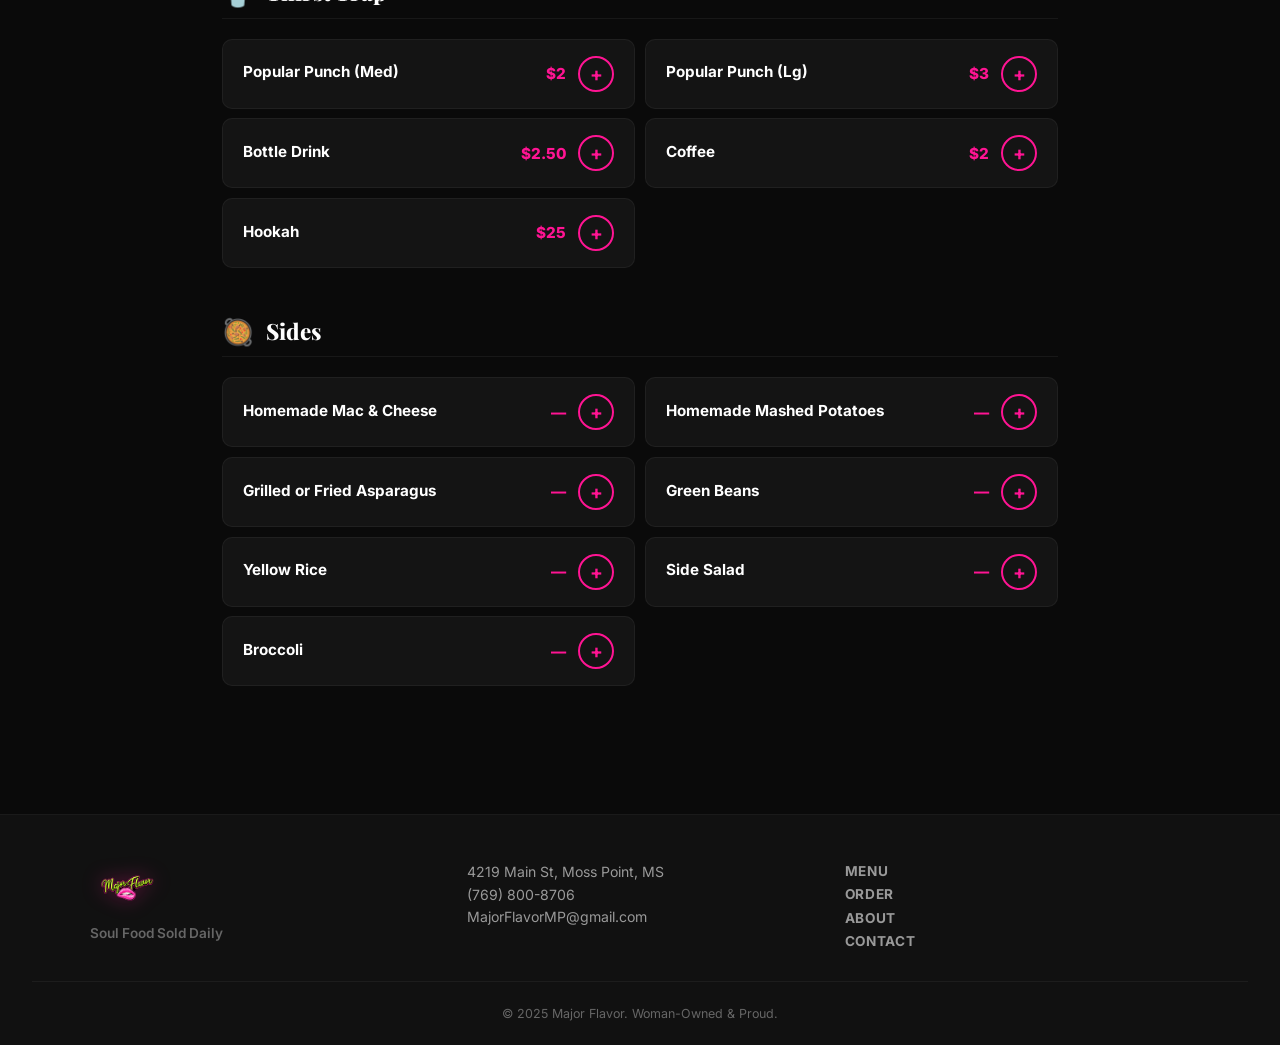
<file: order.html>
<!DOCTYPE html>
<html lang="en">
<head>
  <meta charset="UTF-8" />
  <meta name="viewport" content="width=device-width, initial-scale=1.0"/>
  <title>Order Online | Major Flavor</title>
  <link rel="preconnect" href="https://fonts.googleapis.com">
  <link href="https://fonts.googleapis.com/css2?family=Inter:wght@400;500;600;700;800;900&family=Playfair+Display:ital,wght@0,400;0,700;0,800;0,900;1,400;1,700&family=Lobster&display=swap" rel="stylesheet">
  <link rel="stylesheet" href="css/style.css" />
</head>
<body>

  <header class="site-header">
    <nav class="nav-bar">
      <a href="index.html" class="nav-logo">
        <img src="logo.png" alt="Major Flavor" class="logo-img" />
      </a>
      <button class="nav-toggle" id="navToggle" aria-label="Toggle menu">&#9776;</button>
      <ul class="nav-links" id="navLinks">
        <li><a href="index.html" class="nav-link">Home</a></li>
        <li><a href="menu.html" class="nav-link">Menu</a></li>
        <li><a href="order.html" class="nav-link active">Order Online</a></li>
        <li><a href="about.html" class="nav-link">About</a></li>
        <li><a href="contact.html" class="nav-link">Contact</a></li>
      </ul>
    </nav>
  </header>

  <div class="page-hero">
    <h1>Order Online</h1>
    <p>Build your order and call us to confirm</p>
  </div>

  <main class="order-builder">

    <!-- Quick Nav -->
    <div class="menu-nav">
      <a href="#breakfast" class="menu-nav-btn">🍳 Crack of Dawn</a>
      <a href="#quickies" class="menu-nav-btn">⚡ Quickies</a>
      <a href="#daily" class="menu-nav-btn">🍤 Daily Dosage</a>
      <a href="#birds" class="menu-nav-btn">🍗 Birds</a>
      <a href="#salads" class="menu-nav-btn">🥗 Salads</a>
      <a href="#desserts" class="menu-nav-btn">🍑 Desserts</a>
      <a href="#drinks" class="menu-nav-btn">🥤 Drinks</a>
      <a href="#sides" class="menu-nav-btn">🥘 Sides</a>
      <a href="#sunday" class="menu-nav-btn">💃 Sunday Special</a>
    </div>

    <!-- SUNDAY SPECIAL PROMO -->
    <div id="sunday" class="promo-box">
      <span class="promo-tag">Friends Forever — Sunday Only</span>
      <h2>Sunday Supper Deal</h2>
      <p>Includes choice of 2 sides, bread & beverage</p>
      <p>Grilled Steak · Grilled Lambchops</p>
      <div class="promo-options">
        <div class="promo-option">
          <div class="order-item" data-name="Sunday Supper (1 Entree)" data-price="30" style="background:none;border:none;padding:0;flex-direction:column;align-items:center;">
            <strong style="font-size:1.5rem;color:var(--pink);">$30</strong>
            <span style="font-size:0.78rem;color:var(--text-muted);margin-bottom:0.5rem;">1 Entree</span>
            <button class="add-btn">+</button>
          </div>
        </div>
        <div class="promo-option">
          <div class="order-item" data-name="Sunday Supper (2 Entrees)" data-price="50" style="background:none;border:none;padding:0;flex-direction:column;align-items:center;">
            <strong style="font-size:1.5rem;color:var(--pink);">$50</strong>
            <span style="font-size:0.78rem;color:var(--text-muted);margin-bottom:0.5rem;">2 Entrees</span>
            <button class="add-btn">+</button>
          </div>
        </div>
      </div>
    </div>

    <!-- CRACK OF DAWN -->
    <section id="breakfast" class="menu-section">
      <div class="menu-section-header">
        <span class="section-icon">🍳</span>
        <h2>Crack of Dawn</h2>
      </div>
      <p class="menu-section-sub">Served 5:00am – 11:00am</p>
      <div class="menu-items">
        <div class="order-item" data-name="Veggie Omelet" data-price="7">
          <div class="menu-item-info">
            <div class="menu-item-name">Veggie Omelet</div>
            <div class="menu-item-desc">Grits or Hashbrowns</div>
          </div>
          <div class="order-item-right">
            <div class="menu-item-price">$7</div>
            <button class="add-btn" aria-label="Add to cart">+</button>
          </div>
        </div>
        <div class="order-item" data-name="Major Meat Omelet" data-price="11">
          <div class="menu-item-info">
            <div class="menu-item-name">Major Meat Omelet</div>
            <div class="menu-item-desc">Toast and Meat of Choice · Grits or Hashbrowns</div>
          </div>
          <div class="order-item-right">
            <div class="menu-item-price">$11</div>
            <button class="add-btn" aria-label="Add to cart">+</button>
          </div>
        </div>
        <div class="order-item" data-name="3.2 Cracked Eggs Breakfast" data-price="11">
          <div class="menu-item-info">
            <div class="menu-item-name">3.2 Cracked Eggs Breakfast</div>
            <div class="menu-item-desc">Toast and Meat of Choice · Grits or Hashbrowns</div>
          </div>
          <div class="order-item-right">
            <div class="menu-item-price">$11</div>
            <button class="add-btn" aria-label="Add to cart">+</button>
          </div>
        </div>
        <div class="order-item" data-name="4.2 Flapjacks" data-price="7">
          <div class="menu-item-info">
            <div class="menu-item-name">4.2 Flapjacks</div>
            <div class="menu-item-desc">Side of Meat available (+$4)</div>
          </div>
          <div class="order-item-right">
            <div class="menu-item-price">$7</div>
            <button class="add-btn" aria-label="Add to cart">+</button>
          </div>
        </div>
        <div class="order-item" data-name="Steak & 2 Cracked Eggs" data-price="11">
          <div class="menu-item-info">
            <div class="menu-item-name">Steak & 2 Cracked Eggs</div>
            <div class="menu-item-desc">Toast · Grits or Hashbrowns</div>
          </div>
          <div class="order-item-right">
            <div class="menu-item-price">$11</div>
            <button class="add-btn" aria-label="Add to cart">+</button>
          </div>
        </div>
        <div class="order-item" data-name="Gills & Grits" data-price="7">
          <div class="menu-item-info">
            <div class="menu-item-name">Gills & Grits</div>
            <div class="menu-item-desc">Served with Toast</div>
          </div>
          <div class="order-item-right">
            <div class="menu-item-price">$7</div>
            <button class="add-btn" aria-label="Add to cart">+</button>
          </div>
        </div>
        <div class="order-item" data-name="Shrimp & Grits" data-price="11">
          <div class="menu-item-info">
            <div class="menu-item-name">Shrimp & Grits</div>
            <div class="menu-item-desc">Grilled or Fried Shrimp · Served with Toast</div>
          </div>
          <div class="order-item-right">
            <div class="menu-item-price">$11</div>
            <button class="add-btn" aria-label="Add to cart">+</button>
          </div>
        </div>
        <div class="order-item" data-name="Bussin Breakfast Sandwich" data-price="7">
          <div class="menu-item-info">
            <div class="menu-item-name">Bussin Breakfast Sandwich</div>
            <div class="menu-item-desc">A hearty morning sandwich</div>
          </div>
          <div class="order-item-right">
            <div class="menu-item-price">$7</div>
            <button class="add-btn" aria-label="Add to cart">+</button>
          </div>
        </div>
        <div class="order-item" data-name="Birds & Cakes" data-price="11">
          <div class="menu-item-info">
            <div class="menu-item-name">Birds & Cakes</div>
            <div class="menu-item-desc">Chicken & Flapjacks</div>
          </div>
          <div class="order-item-right">
            <div class="menu-item-price">$11</div>
            <button class="add-btn" aria-label="Add to cart">+</button>
          </div>
        </div>
      </div>
    </section>

    <!-- QUICKIES -->
    <section id="quickies" class="menu-section">
      <div class="menu-section-header">
        <span class="section-icon">⚡</span>
        <h2>Quickies</h2>
      </div>
      <div class="menu-items">
        <div class="order-item" data-name="Fried Snow Crabs" data-price="11">
          <div class="menu-item-info"><div class="menu-item-name">Fried Snow Crabs</div></div>
          <div class="order-item-right"><div class="menu-item-price">$11</div><button class="add-btn">+</button></div>
        </div>
        <div class="order-item" data-name="Fried Mushrooms" data-price="7">
          <div class="menu-item-info"><div class="menu-item-name">Fried Mushrooms</div></div>
          <div class="order-item-right"><div class="menu-item-price">$7</div><button class="add-btn">+</button></div>
        </div>
        <div class="order-item" data-name="Fried Green Tomatoes" data-price="7">
          <div class="menu-item-info"><div class="menu-item-name">Fried Green Tomatoes</div></div>
          <div class="order-item-right"><div class="menu-item-price">$7</div><button class="add-btn">+</button></div>
        </div>
        <div class="order-item" data-name="5 Piece Birds" data-price="7">
          <div class="menu-item-info"><div class="menu-item-name">5 Piece Birds</div></div>
          <div class="order-item-right"><div class="menu-item-price">$7</div><button class="add-btn">+</button></div>
        </div>
        <div class="order-item" data-name="Frazier Fat Fry" data-price="7">
          <div class="menu-item-info"><div class="menu-item-name">Frazier Fat Fry</div></div>
          <div class="order-item-right"><div class="menu-item-price">$7</div><button class="add-btn">+</button></div>
        </div>
        <div class="order-item" data-name="3 Tiny Burgers" data-price="7">
          <div class="menu-item-info"><div class="menu-item-name">3 Tiny Burgers</div></div>
          <div class="order-item-right"><div class="menu-item-price">$7</div><button class="add-btn">+</button></div>
        </div>
        <div class="order-item" data-name="Crab Claws" data-price="11">
          <div class="menu-item-info"><div class="menu-item-name">Crab Claws</div></div>
          <div class="order-item-right"><div class="menu-item-price">$11</div><button class="add-btn">+</button></div>
        </div>
      </div>
    </section>

    <!-- DAILY DOSAGE -->
    <section id="daily" class="menu-section">
      <div class="menu-section-header">
        <span class="section-icon">🍤</span>
        <h2>Daily Dosage Meals</h2>
      </div>
      <p class="menu-section-sub">All trays with Fries, Onion Rings, or Fried Okra</p>
      <div class="menu-items">
        <div class="order-item" data-name="7 Piece Wing Tray" data-price="11">
          <div class="menu-item-info">
            <div class="menu-item-name">7 Piece Wing Tray</div>
            <div class="menu-item-desc">Fries, Onion Rings, or Fried Okra</div>
          </div>
          <div class="order-item-right"><div class="menu-item-price">$11</div><button class="add-btn">+</button></div>
        </div>
        <div class="order-item" data-name="Freshly Battered Tenders" data-price="7">
          <div class="menu-item-info">
            <div class="menu-item-name">Freshly Battered Tenders</div>
            <div class="menu-item-desc">Hand-battered fresh daily</div>
          </div>
          <div class="order-item-right"><div class="menu-item-price">$7</div><button class="add-btn">+</button></div>
        </div>
        <div class="order-item" data-name="Fried Fish Tray" data-price="7">
          <div class="menu-item-info"><div class="menu-item-name">Fried Fish Tray</div></div>
          <div class="order-item-right"><div class="menu-item-price">$7</div><button class="add-btn">+</button></div>
        </div>
        <div class="order-item" data-name="Shrimp (Po-Boy) Tray" data-price="7">
          <div class="menu-item-info"><div class="menu-item-name">Shrimp (Po-Boy) Tray</div></div>
          <div class="order-item-right"><div class="menu-item-price">$7</div><button class="add-btn">+</button></div>
        </div>
        <div class="order-item" data-name="Cook's Club Tray" data-price="7">
          <div class="menu-item-info"><div class="menu-item-name">Cook's Club Tray</div></div>
          <div class="order-item-right"><div class="menu-item-price">$7</div><button class="add-btn">+</button></div>
        </div>
        <div class="order-item" data-name="Bussin Bread Burger" data-price="7">
          <div class="menu-item-info"><div class="menu-item-name">Bussin Bread Burger</div></div>
          <div class="order-item-right"><div class="menu-item-price">$7</div><button class="add-btn">+</button></div>
        </div>
        <div class="order-item" data-name="Westside Philly" data-price="7">
          <div class="menu-item-info"><div class="menu-item-name">Westside Philly</div></div>
          <div class="order-item-right"><div class="menu-item-price">$7</div><button class="add-btn">+</button></div>
        </div>
        <div class="order-item" data-name="3 Tiny Burgers Tray" data-price="7">
          <div class="menu-item-info"><div class="menu-item-name">3 Tiny Burgers Tray</div></div>
          <div class="order-item-right"><div class="menu-item-price">$7</div><button class="add-btn">+</button></div>
        </div>
      </div>
    </section>

    <!-- BIRDS -->
    <section id="birds" class="menu-section">
      <div class="menu-section-header">
        <span class="section-icon">🍗</span>
        <h2>Birds</h2>
      </div>
      <div class="menu-items">
        <div class="order-item" data-name="7 Piece Birds" data-price="8">
          <div class="menu-item-info"><div class="menu-item-name">7 Piece Birds</div></div>
          <div class="order-item-right"><div class="menu-item-price">$8</div><button class="add-btn">+</button></div>
        </div>
        <div class="order-item" data-name="11 Piece Birds" data-price="12">
          <div class="menu-item-info"><div class="menu-item-name">11 Piece Birds</div></div>
          <div class="order-item-right"><div class="menu-item-price">$12</div><button class="add-btn">+</button></div>
        </div>
        <div class="order-item" data-name="15 Piece Birds" data-price="16">
          <div class="menu-item-info"><div class="menu-item-name">15 Piece Birds</div></div>
          <div class="order-item-right"><div class="menu-item-price">$16</div><button class="add-btn">+</button></div>
        </div>
        <div class="order-item" data-name="20 Piece Birds" data-price="21">
          <div class="menu-item-info"><div class="menu-item-name">20 Piece Birds</div></div>
          <div class="order-item-right"><div class="menu-item-price">$21</div><button class="add-btn">+</button></div>
        </div>
      </div>
      <div class="flavors-tag" style="margin-top:1rem;">
        <span style="font-size:0.85rem; font-weight:700; color:var(--text-muted);">Flavors:</span>
        <span class="flavor-pill">RockCandy</span>
        <span class="flavor-pill">Hot</span>
        <span class="flavor-pill">Garlic Parm</span>
        <span class="flavor-pill">Lemon Pepper</span>
        <span class="flavor-pill">Barbeque</span>
      </div>
    </section>

    <!-- SALADS -->
    <section id="salads" class="menu-section">
      <div class="menu-section-header">
        <span class="section-icon">🥗</span>
        <h2>Incarcerated Colds</h2>
      </div>
      <div class="menu-items">
        <div class="order-item" data-name="Salad" data-price="7">
          <div class="menu-item-info">
            <div class="menu-item-name">Salad</div>
            <div class="menu-item-desc">Add Grilled Shrimp or Chicken +$2.99</div>
          </div>
          <div class="order-item-right"><div class="menu-item-price">$7</div><button class="add-btn">+</button></div>
        </div>
        <div class="order-item" data-name="Bird Salad" data-price="7">
          <div class="menu-item-info"><div class="menu-item-name">Bird Salad</div></div>
          <div class="order-item-right"><div class="menu-item-price">$7</div><button class="add-btn">+</button></div>
        </div>
        <div class="order-item" data-name="Tuna Salad" data-price="5">
          <div class="menu-item-info"><div class="menu-item-name">Tuna Salad</div></div>
          <div class="order-item-right"><div class="menu-item-price">$5</div><button class="add-btn">+</button></div>
        </div>
      </div>
    </section>

    <!-- SWEET LIKE CANDY -->
    <section id="desserts" class="menu-section">
      <div class="menu-section-header">
        <span class="section-icon">🍑</span>
        <h2>Sweet Like Candy</h2>
      </div>
      <p class="menu-section-sub">When Available — made fresh in-house</p>
      <div class="menu-items">
        <div class="order-item" data-name="Sweet Slices or Fredibles (2)" data-price="7">
          <div class="menu-item-info"><div class="menu-item-name">Sweet Slices or Fredibles</div></div>
          <div class="order-item-right"><div class="menu-item-price">2 for $7</div><button class="add-btn">+</button></div>
        </div>
        <div class="order-item" data-name="Banana Split" data-price="5">
          <div class="menu-item-info"><div class="menu-item-name">Banana Split</div></div>
          <div class="order-item-right"><div class="menu-item-price">$5</div><button class="add-btn">+</button></div>
        </div>
        <div class="order-item" data-name="Rock's Cookie Crumble" data-price="5">
          <div class="menu-item-info"><div class="menu-item-name">Rock's Cookie Crumble</div></div>
          <div class="order-item-right"><div class="menu-item-price">$5</div><button class="add-btn">+</button></div>
        </div>
        <div class="order-item" data-name="Tip's Fruit Chips" data-price="11">
          <div class="menu-item-info"><div class="menu-item-name">Tip's Fruit Chips</div></div>
          <div class="order-item-right"><div class="menu-item-price">$11</div><button class="add-btn">+</button></div>
        </div>
        <div class="order-item" data-name="Fruity Bowl With Flavor" data-price="5">
          <div class="menu-item-info"><div class="menu-item-name">Fruity Bowl With Flavor</div></div>
          <div class="order-item-right"><div class="menu-item-price">$5</div><button class="add-btn">+</button></div>
        </div>
        <div class="order-item" data-name="Homemade Peach Cobbler" data-price="5">
          <div class="menu-item-info"><div class="menu-item-name">Homemade Peach Cobbler</div></div>
          <div class="order-item-right"><div class="menu-item-price">$5</div><button class="add-btn">+</button></div>
        </div>
      </div>
    </section>

    <!-- THIRST TRAP -->
    <section id="drinks" class="menu-section">
      <div class="menu-section-header">
        <span class="section-icon">🥤</span>
        <h2>Thirst Trap</h2>
      </div>
      <div class="menu-items">
        <div class="order-item" data-name="Popular Punch (Med)" data-price="2">
          <div class="menu-item-info"><div class="menu-item-name">Popular Punch (Med)</div></div>
          <div class="order-item-right"><div class="menu-item-price">$2</div><button class="add-btn">+</button></div>
        </div>
        <div class="order-item" data-name="Popular Punch (Lg)" data-price="3">
          <div class="menu-item-info"><div class="menu-item-name">Popular Punch (Lg)</div></div>
          <div class="order-item-right"><div class="menu-item-price">$3</div><button class="add-btn">+</button></div>
        </div>
        <div class="order-item" data-name="Bottle Drink" data-price="2.50">
          <div class="menu-item-info"><div class="menu-item-name">Bottle Drink</div></div>
          <div class="order-item-right"><div class="menu-item-price">$2.50</div><button class="add-btn">+</button></div>
        </div>
        <div class="order-item" data-name="Coffee" data-price="2">
          <div class="menu-item-info"><div class="menu-item-name">Coffee</div></div>
          <div class="order-item-right"><div class="menu-item-price">$2</div><button class="add-btn">+</button></div>
        </div>
        <div class="order-item" data-name="Hookah" data-price="25">
          <div class="menu-item-info"><div class="menu-item-name">Hookah</div></div>
          <div class="order-item-right"><div class="menu-item-price">$25</div><button class="add-btn">+</button></div>
        </div>
      </div>
    </section>

    <!-- SIDES -->
    <section id="sides" class="menu-section">
      <div class="menu-section-header">
        <span class="section-icon">🥘</span>
        <h2>Sides</h2>
      </div>
      <div class="menu-items">
        <div class="order-item" data-name="Homemade Mac & Cheese" data-price="0">
          <div class="menu-item-info"><div class="menu-item-name">Homemade Mac & Cheese</div></div>
          <div class="order-item-right"><div class="menu-item-price">—</div><button class="add-btn">+</button></div>
        </div>
        <div class="order-item" data-name="Homemade Mashed Potatoes" data-price="0">
          <div class="menu-item-info"><div class="menu-item-name">Homemade Mashed Potatoes</div></div>
          <div class="order-item-right"><div class="menu-item-price">—</div><button class="add-btn">+</button></div>
        </div>
        <div class="order-item" data-name="Grilled or Fried Asparagus" data-price="0">
          <div class="menu-item-info"><div class="menu-item-name">Grilled or Fried Asparagus</div></div>
          <div class="order-item-right"><div class="menu-item-price">—</div><button class="add-btn">+</button></div>
        </div>
        <div class="order-item" data-name="Green Beans" data-price="0">
          <div class="menu-item-info"><div class="menu-item-name">Green Beans</div></div>
          <div class="order-item-right"><div class="menu-item-price">—</div><button class="add-btn">+</button></div>
        </div>
        <div class="order-item" data-name="Yellow Rice" data-price="0">
          <div class="menu-item-info"><div class="menu-item-name">Yellow Rice</div></div>
          <div class="order-item-right"><div class="menu-item-price">—</div><button class="add-btn">+</button></div>
        </div>
        <div class="order-item" data-name="Side Salad" data-price="0">
          <div class="menu-item-info"><div class="menu-item-name">Side Salad</div></div>
          <div class="order-item-right"><div class="menu-item-price">—</div><button class="add-btn">+</button></div>
        </div>
        <div class="order-item" data-name="Broccoli" data-price="0">
          <div class="menu-item-info"><div class="menu-item-name">Broccoli</div></div>
          <div class="order-item-right"><div class="menu-item-price">—</div><button class="add-btn">+</button></div>
        </div>
      </div>
    </section>

  </main>

  <!-- FLOATING CART BUTTON -->
  <button class="cart-fab" id="cartFab" style="display:none;">
    <span class="cart-fab-icon">🛒</span>
    <span class="cart-fab-count" id="cartFabCount">0</span>
  </button>

  <!-- CART DRAWER -->
  <div class="cart-overlay" id="cartOverlay"></div>
  <aside class="cart-drawer" id="cartDrawer">
    <div class="cart-drawer-header">
      <h3>Your Order</h3>
      <button class="cart-close" id="cartClose">&times;</button>
    </div>
    <div class="cart-items" id="cartItems">
      <p class="cart-empty">Your cart is empty</p>
    </div>
    <div class="cart-footer" id="cartFooter" style="display:none;">
      <div class="cart-total">
        <span>Total</span>
        <span id="cartTotal">$0.00</span>
      </div>
      <a href="tel:7698008706" class="btn btn-primary" style="width:100%; text-align:center; font-size:1rem; margin-top:0.75rem;">
        Call to Place Order: (769) 800-8706
      </a>
      <p style="font-size:0.75rem; color:var(--text-dim); margin-top:0.5rem; text-align:center;">
        Share your order details when you call
      </p>
      <button class="btn btn-ghost" id="clearCart" style="width:100%; margin-top:0.5rem; font-size:0.8rem;">Clear Cart</button>
    </div>
  </aside>

  <footer class="site-footer">
    <div class="footer-inner">
      <div class="footer-brand">
        <img src="logo.png" alt="Major Flavor" style="height:50px; width:auto; filter:drop-shadow(0 0 10px rgba(255,20,147,0.3));" />
        <p>Soul Food Sold Daily</p>
      </div>
      <div class="footer-info">
        <p>4219 Main St, Moss Point, MS</p>
        <p><a href="tel:7698008706">(769) 800-8706</a></p>
        <p><a href="mailto:MajorFlavorMP@gmail.com">MajorFlavorMP@gmail.com</a></p>
      </div>
      <div class="footer-links">
        <a href="menu.html">Menu</a>
        <a href="order.html">Order</a>
        <a href="about.html">About</a>
        <a href="contact.html">Contact</a>
      </div>
    </div>
    <p class="footer-copy">&copy; 2025 Major Flavor. Woman-Owned & Proud.</p>
  </footer>

  <script src="js/main.js"></script>
  <script src="js/cart.js"></script>
</body>
</html>
</file>
<file: css/style.css>
/* =============================================
   MAJOR FLAVOR — Main Stylesheet
   Dark + Bright Pink + Neon Green + Clean Modern
   ============================================= */

@import url('https://fonts.googleapis.com/css2?family=Inter:wght@400;500;600;700;800;900&family=Playfair+Display:ital,wght@0,400;0,700;0,800;0,900;1,400;1,700&family=Lobster&display=swap');

:root {
  --pink: #FF1493;
  --pink-bright: #FF69B4;
  --pink-glow: rgba(255, 20, 147, 0.45);
  --pink-pale: rgba(255, 20, 147, 0.12);
  --green: #39ff14;
  --green-dim: #7ed321;
  --green-glow: rgba(57, 255, 20, 0.25);
  --gold: #d4a853;
  --gold-light: #f0d48a;
  --bg: #0a0a0a;
  --bg-card: #141414;
  --bg-surface: #111111;
  --text-bright: #ffffff;
  --text-primary: #e0e0e0;
  --text-muted: #999999;
  --text-dim: #666666;
  --border-subtle: rgba(255, 20, 147, 0.15);
  --border-glow: rgba(255, 20, 147, 0.35);
  --glass: rgba(255, 255, 255, 0.04);
  --glass-border: rgba(255, 255, 255, 0.08);
  --radius: 16px;
  --radius-sm: 10px;
  --radius-xs: 6px;
}

* { margin: 0; padding: 0; box-sizing: border-box; }
html { scroll-behavior: smooth; }

body {
  font-family: 'Inter', -apple-system, BlinkMacSystemFont, sans-serif;
  background: var(--bg);
  color: var(--text-primary);
  overflow-x: hidden;
  -webkit-font-smoothing: antialiased;
}

/* Headlines — Playfair Display (luxe editorial serif) */
h1, h2 {
  font-family: 'Playfair Display', serif;
  font-weight: 800;
  color: var(--text-bright);
}

/* Sub-headings — clean Inter */
h3, h4 {
  font-family: 'Inter', sans-serif;
  font-weight: 700;
  color: var(--text-bright);
}

::selection { background: var(--pink); color: #fff; }

::-webkit-scrollbar { width: 6px; }
::-webkit-scrollbar-track { background: var(--bg); }
::-webkit-scrollbar-thumb { background: var(--pink); border-radius: 3px; }

/* =============================================
   ANIMATIONS
   ============================================= */
@keyframes fadeUp {
  from { opacity: 0; transform: translateY(24px); }
  to { opacity: 1; transform: translateY(0); }
}

@keyframes float {
  0%, 100% { transform: translateY(0); }
  50% { transform: translateY(-16px); }
}

@keyframes shimmer {
  0% { background-position: -200% center; }
  100% { background-position: 200% center; }
}

@keyframes pulse-glow {
  0%, 100% { filter: drop-shadow(0 0 20px var(--pink-glow)); }
  50% { filter: drop-shadow(0 0 35px var(--pink-glow)) drop-shadow(0 0 60px rgba(255, 20, 147, 0.15)); }
}

/* =============================================
   HEADER & NAV
   ============================================= */
.site-header {
  position: sticky;
  top: 0;
  z-index: 100;
  background: rgba(10, 10, 10, 0.9);
  backdrop-filter: blur(20px);
  -webkit-backdrop-filter: blur(20px);
  border-bottom: 1px solid rgba(255, 255, 255, 0.06);
}

.nav-bar {
  max-width: 1200px;
  margin: 0 auto;
  padding: 0 1.5rem;
  display: flex;
  align-items: center;
  justify-content: space-between;
  height: 70px;
}

.nav-logo {
  text-decoration: none;
  display: flex;
  align-items: center;
}

.logo-img {
  height: 48px;
  width: auto;
  filter: drop-shadow(0 0 10px var(--pink-glow));
  transition: filter 0.3s;
}

.nav-logo:hover .logo-img {
  filter: drop-shadow(0 0 18px var(--pink-glow));
}

.nav-links {
  list-style: none;
  display: flex;
  gap: 0.2rem;
}

.nav-link {
  text-decoration: none;
  color: var(--text-muted);
  font-weight: 700;
  font-size: 0.82rem;
  padding: 0.5rem 1rem;
  border-radius: 50px;
  transition: all 0.25s;
  letter-spacing: 0.07em;
  text-transform: uppercase;
}

.nav-link:hover {
  color: var(--text-bright);
  background: rgba(255, 20, 147, 0.1);
}

.nav-link.active {
  background: var(--pink);
  color: #fff;
  box-shadow: 0 0 16px var(--pink-glow);
}

.nav-toggle {
  display: none;
  background: none;
  border: 1px solid rgba(255, 20, 147, 0.3);
  color: var(--pink);
  font-size: 1.4rem;
  padding: 0.35rem 0.75rem;
  border-radius: var(--radius-xs);
  cursor: pointer;
}

/* =============================================
   HERO
   ============================================= */
.hero {
  min-height: calc(100vh - 70px);
  background: var(--bg);
  display: flex;
  align-items: center;
  justify-content: center;
  position: relative;
  overflow: hidden;
  padding: 4rem 2rem;
}

.hero-center {
  display: flex;
  flex-direction: column;
  align-items: center;
  text-align: center;
  z-index: 1;
  animation: fadeUp 0.7s ease both;
  max-width: 700px;
}

.hero-bg-shapes { position: absolute; inset: 0; pointer-events: none; }

.shape {
  position: absolute;
  border-radius: 50%;
  filter: blur(100px);
}

.shape-1 {
  width: 500px; height: 500px;
  background: var(--pink);
  opacity: 0.06;
  top: -150px; right: -100px;
  animation: float 12s ease-in-out infinite;
}

.shape-2 {
  width: 350px; height: 350px;
  background: var(--green);
  opacity: 0.03;
  bottom: -150px; left: -100px;
  animation: float 10s ease-in-out infinite reverse;
}

.shape-3 {
  width: 250px; height: 250px;
  background: var(--pink);
  opacity: 0.04;
  top: 50%; left: 30%;
  animation: float 14s ease-in-out infinite;
}

.hero-content {
  max-width: 560px;
  z-index: 1;
  animation: fadeUp 0.7s ease both;
}

.hero-tag {
  font-family: 'Inter', sans-serif;
  font-size: 0.9rem;
  font-weight: 700;
  color: var(--green);
  letter-spacing: 0.12em;
  text-transform: uppercase;
  margin-bottom: 1.25rem;
  display: block;
}

.hero-title {
  font-family: 'Inter', sans-serif;
  font-size: clamp(2.2rem, 5.5vw, 3.6rem);
  color: var(--text-bright);
  line-height: 1.15;
  margin-bottom: 1.25rem;
  font-weight: 900;
  letter-spacing: -0.02em;
  text-transform: uppercase;
}

.hero-title em {
  font-family: 'Lobster', cursive;
  font-style: normal;
  font-weight: 400;
  color: var(--pink);
  text-transform: none;
  letter-spacing: 0.01em;
  font-size: 1.15em;
}

.hero-sub {
  color: var(--text-muted);
  font-size: 1rem;
  line-height: 1.7;
  margin-bottom: 2rem;
}

.hero-cta {
  display: flex;
  gap: 0.75rem;
  flex-wrap: wrap;
  margin-bottom: 2rem;
  justify-content: center;
}

.hero-hours {
  display: flex;
  flex-wrap: wrap;
  gap: 0.5rem;
  justify-content: center;
}

.hero-hours span {
  background: rgba(255, 255, 255, 0.05);
  color: var(--text-muted);
  padding: 0.35rem 0.9rem;
  border-radius: 50px;
  font-size: 0.78rem;
  font-weight: 600;
  border: 1px solid rgba(255, 255, 255, 0.06);
}

.hero-visual {
  z-index: 1;
  animation: fadeUp 0.9s ease 0.15s both;
}

.hero-logo-img {
  width: 500px;
  max-width: 90vw;
  margin-bottom: 2rem;
  animation: pulse-glow 4s ease-in-out infinite;
}

/* =============================================
   BUTTONS
   ============================================= */
.btn {
  display: inline-block;
  padding: 0.8rem 1.8rem;
  border-radius: 50px;
  font-family: 'Inter', sans-serif;
  font-weight: 700;
  font-size: 0.85rem;
  text-decoration: none;
  letter-spacing: 0.06em;
  text-transform: uppercase;
  transition: all 0.25s;
  cursor: pointer;
  border: none;
}

.btn-primary {
  background: var(--pink);
  color: #fff;
  box-shadow: 0 4px 20px var(--pink-glow);
}

.btn-primary:hover {
  background: #e0007f;
  transform: translateY(-2px);
  box-shadow: 0 8px 28px var(--pink-glow);
}

.btn-outline {
  background: transparent;
  color: var(--green);
  border: 2px solid var(--green);
}

.btn-outline:hover {
  background: var(--green);
  color: var(--bg);
  transform: translateY(-2px);
}

.btn-ghost {
  background: transparent;
  color: var(--text-primary);
  border: 1px solid rgba(255, 255, 255, 0.12);
}

.btn-ghost:hover {
  background: rgba(255, 255, 255, 0.06);
  transform: translateY(-2px);
}

.btn-green {
  background: var(--green);
  color: var(--bg);
  font-weight: 800;
}

.btn-green:hover {
  transform: translateY(-2px);
  box-shadow: 0 8px 24px var(--green-glow);
}

/* =============================================
   SECTION TITLE
   ============================================= */
.section-title {
  text-align: center;
  font-size: clamp(1.6rem, 4vw, 2.4rem);
  margin-bottom: 2.5rem;
  font-weight: 800;
}

.section-title::after {
  content: '';
  display: block;
  width: 50px;
  height: 3px;
  background: var(--pink);
  margin: 0.6rem auto 0;
  border-radius: 3px;
}

/* =============================================
   FEATURE CARDS (with food images)
   ============================================= */
.features {
  padding: 5rem 2rem;
  max-width: 1200px;
  margin: 0 auto;
}

.features-grid {
  display: grid;
  grid-template-columns: repeat(auto-fit, minmax(250px, 1fr));
  gap: 1.25rem;
}

.feature-card {
  text-decoration: none;
  color: var(--text-primary);
  background: var(--bg-card);
  border: 1px solid rgba(255, 255, 255, 0.06);
  border-radius: var(--radius);
  overflow: hidden;
  transition: all 0.3s;
  position: relative;
}

.feature-card:hover {
  border-color: var(--pink);
  transform: translateY(-6px);
  box-shadow: 0 12px 40px rgba(255, 20, 147, 0.12);
}

.feature-card-img {
  width: 100%;
  height: 160px;
  object-fit: cover;
  display: block;
}

.feature-card-body {
  padding: 1.5rem;
}

.feature-card h3 {
  font-size: 1.05rem;
  margin-bottom: 0.4rem;
}

.feature-card p {
  color: var(--text-muted);
  font-size: 0.85rem;
  line-height: 1.5;
}

/* =============================================
   FOOD GALLERY (homepage)
   ============================================= */
.food-gallery {
  padding: 0 2rem 5rem;
  max-width: 1200px;
  margin: 0 auto;
}

.food-gallery-grid {
  display: grid;
  grid-template-columns: repeat(3, 1fr);
  gap: 4px;
  border-radius: var(--radius);
  overflow: hidden;
}

.food-gallery-grid img {
  width: 100%;
  height: 200px;
  object-fit: cover;
  display: block;
  transition: all 0.4s;
  filter: brightness(0.85);
}

.food-gallery-grid img:hover {
  filter: brightness(1.05);
  transform: scale(1.03);
  z-index: 1;
}

/* =============================================
   HOURS BANNER
   ============================================= */
.hours-banner {
  background: var(--bg-surface);
  padding: 5rem 2rem;
  border-top: 1px solid rgba(255, 255, 255, 0.04);
  border-bottom: 1px solid rgba(255, 255, 255, 0.04);
}

.hours-inner {
  max-width: 650px;
  margin: 0 auto;
  text-align: center;
}

.hours-inner h2 {
  font-size: 1.8rem;
  margin-bottom: 2rem;
  color: var(--pink);
}

.hours-grid {
  display: flex;
  flex-direction: column;
  gap: 0.5rem;
  margin-bottom: 1.5rem;
}

.hours-row {
  display: flex;
  justify-content: space-between;
  padding: 0.8rem 1.25rem;
  border-radius: var(--radius-xs);
  font-weight: 600;
  font-size: 0.9rem;
}

.hours-row.open {
  background: rgba(57, 255, 20, 0.05);
  border: 1px solid rgba(57, 255, 20, 0.1);
  color: var(--text-primary);
}

.hours-row.open span:last-child { color: var(--green-dim); }

.hours-row.closed {
  background: rgba(255, 20, 147, 0.05);
  border: 1px solid rgba(255, 20, 147, 0.1);
  color: var(--text-dim);
}

.hours-row.closed span:last-child {
  color: var(--pink);
  font-weight: 800;
}

.delivery-note {
  color: var(--text-muted);
  font-size: 0.9rem;
  margin-top: 1.5rem;
  padding: 1rem;
  border: 1px dashed rgba(255, 255, 255, 0.1);
  border-radius: var(--radius-xs);
}

.delivery-note strong { color: var(--green); }

/* =============================================
   CTA STRIP
   ============================================= */
.cta-strip {
  background: var(--pink);
  padding: 2.5rem 2rem;
  text-align: center;
  color: #fff;
  position: relative;
  overflow: hidden;
}

.cta-strip::before {
  content: '';
  position: absolute;
  inset: 0;
  background: linear-gradient(90deg, transparent, rgba(255,255,255,0.1), transparent);
  background-size: 200% 100%;
  animation: shimmer 5s linear infinite;
}

.cta-strip p {
  font-size: 1.15rem;
  font-weight: 700;
  margin-bottom: 1rem;
  position: relative;
  z-index: 1;
}

.cta-strip-btns {
  display: flex; gap: 0.75rem; justify-content: center; flex-wrap: wrap;
  position: relative; z-index: 1;
}

.cta-strip .btn-primary {
  background: var(--bg);
  color: var(--pink);
}

.cta-strip .btn-primary:hover {
  background: #fff;
  color: var(--pink);
}

/* =============================================
   FOOTER
   ============================================= */
.site-footer {
  background: var(--bg-surface);
  color: var(--text-primary);
  padding: 3rem 2rem 1.5rem;
  border-top: 1px solid rgba(255, 255, 255, 0.04);
}

.footer-inner {
  max-width: 1100px;
  margin: 0 auto;
  display: grid;
  grid-template-columns: repeat(auto-fit, minmax(180px, 1fr));
  gap: 2rem;
  margin-bottom: 2rem;
}

.footer-brand p {
  color: var(--text-dim);
  font-size: 0.85rem;
  margin-top: 0.5rem;
  font-weight: 600;
}

.footer-info p { color: var(--text-muted); font-size: 0.88rem; margin-bottom: 0.35rem; }
.footer-info a { color: var(--text-muted); text-decoration: none; transition: color 0.2s; }
.footer-info a:hover { color: var(--pink); }

.footer-links { display: flex; flex-direction: column; gap: 0.45rem; }

.footer-links a {
  color: var(--text-muted);
  text-decoration: none;
  font-size: 0.85rem;
  font-weight: 700;
  text-transform: uppercase;
  letter-spacing: 0.05em;
  transition: color 0.2s;
}

.footer-links a:hover { color: var(--pink); }

.footer-copy {
  text-align: center;
  color: var(--text-dim);
  font-size: 0.78rem;
  border-top: 1px solid rgba(255, 255, 255, 0.05);
  padding-top: 1.5rem;
}

/* =============================================
   PAGE HERO
   ============================================= */
.page-hero {
  background: var(--bg-surface);
  padding: 3.5rem 2rem 2.5rem;
  text-align: center;
  border-bottom: 1px solid rgba(255, 255, 255, 0.04);
}

.page-hero h1 {
  font-size: clamp(1.8rem, 5vw, 2.8rem);
  font-weight: 900;
}

.page-hero p {
  color: var(--text-muted);
  margin-top: 0.5rem;
  font-size: 1rem;
}

/* =============================================
   MENU PAGE
   ============================================= */
.menu-page { max-width: 1100px; margin: 0 auto; padding: 3rem 2rem 5rem; }

.menu-nav {
  display: flex; gap: 0.4rem; flex-wrap: wrap; margin-bottom: 2.5rem; justify-content: center;
}

.menu-nav-btn {
  padding: 0.5rem 1.1rem;
  background: var(--bg-card);
  border: 1px solid rgba(255, 255, 255, 0.06);
  border-radius: 50px;
  font-family: 'Inter', sans-serif;
  font-weight: 700;
  font-size: 0.8rem;
  cursor: pointer;
  color: var(--text-muted);
  text-decoration: none;
  transition: all 0.25s;
  text-transform: uppercase;
  letter-spacing: 0.04em;
}

.menu-nav-btn:hover, .menu-nav-btn.active {
  background: var(--pink);
  border-color: var(--pink);
  color: #fff;
  box-shadow: 0 0 14px var(--pink-glow);
}

.menu-section { margin-bottom: 3rem; }

.menu-section-header {
  display: flex; align-items: center; gap: 0.75rem;
  margin-bottom: 1.25rem; padding-bottom: 0.6rem;
  border-bottom: 1px solid rgba(255, 255, 255, 0.06);
}

.menu-section-header h2 { font-size: 1.4rem; }
.menu-section-header .section-icon { font-size: 1.6rem; }

.menu-section-sub {
  font-size: 0.82rem;
  color: var(--text-muted);
  margin-bottom: 1rem;
  padding: 0.4rem 0.9rem;
  background: rgba(255, 20, 147, 0.06);
  border-radius: var(--radius-xs);
  display: inline-block;
  border: 1px solid rgba(255, 20, 147, 0.1);
}

.menu-items {
  display: grid; grid-template-columns: repeat(auto-fill, minmax(280px, 1fr)); gap: 0.6rem;
}

.menu-item {
  background: var(--bg-card);
  border-radius: var(--radius-sm);
  padding: 1.1rem 1.25rem;
  border: 1px solid rgba(255, 255, 255, 0.05);
  display: flex; justify-content: space-between; align-items: flex-start; gap: 1rem;
  transition: all 0.25s;
}

.menu-item:hover {
  border-color: rgba(255, 20, 147, 0.2);
  background: rgba(255, 255, 255, 0.03);
}

.menu-item-info { flex: 1; }

.menu-item-name {
  font-family: 'Inter', sans-serif;
  font-size: 0.95rem;
  font-weight: 700;
  color: var(--text-bright);
  margin-bottom: 0.2rem;
}

.menu-item-desc {
  font-size: 0.78rem;
  color: var(--text-dim);
  line-height: 1.4;
}

.menu-item-price {
  font-weight: 800;
  color: var(--pink);
  font-size: 0.95rem;
  white-space: nowrap;
}

.flavors-tag {
  margin-top: 0.75rem; display: flex; flex-wrap: wrap; gap: 0.35rem; align-items: center;
}

.flavor-pill {
  background: rgba(57, 255, 20, 0.07);
  color: var(--green-dim);
  border: 1px solid rgba(57, 255, 20, 0.12);
  border-radius: 50px;
  padding: 0.2rem 0.7rem;
  font-size: 0.72rem;
  font-weight: 700;
}

.promo-box {
  background: var(--bg-card);
  border-radius: var(--radius);
  padding: 2.25rem;
  color: var(--text-bright);
  border: 1px solid var(--pink);
  text-align: center;
  margin-bottom: 2.5rem;
}

.promo-box .promo-tag {
  display: inline-block;
  background: var(--pink);
  color: #fff;
  font-weight: 800;
  font-size: 0.72rem;
  padding: 0.25rem 0.9rem;
  border-radius: 50px;
  letter-spacing: 0.1em;
  text-transform: uppercase;
  margin-bottom: 0.75rem;
}

.promo-box h2 { font-size: 1.6rem; margin-bottom: 0.4rem; color: var(--pink); }
.promo-box p { color: var(--text-muted); margin-bottom: 0.25rem; font-size: 0.9rem; }

.promo-options {
  display: flex; gap: 0.75rem; justify-content: center; flex-wrap: wrap; margin-top: 1rem;
}

.promo-option {
  background: rgba(255, 20, 147, 0.08);
  border: 1px solid rgba(255, 20, 147, 0.25);
  border-radius: var(--radius-sm);
  padding: 0.75rem 1.5rem;
  text-align: center;
}

.promo-option strong { display: block; font-size: 1.5rem; color: var(--pink); }
.promo-option span { font-size: 0.78rem; color: var(--text-muted); }

.sides-list { display: flex; flex-wrap: wrap; gap: 0.5rem; margin-top: 0.75rem; }

.side-pill {
  background: var(--bg-card);
  border: 1px solid rgba(255, 255, 255, 0.06);
  border-radius: 50px;
  padding: 0.35rem 0.9rem;
  font-size: 0.82rem;
  font-weight: 600;
  color: var(--text-muted);
}

/* =============================================
   ORDER PAGE
   ============================================= */
.order-page {
  max-width: 800px; margin: 0 auto; padding: 3rem 2rem 5rem; text-align: center;
}

.order-page h2 { font-size: 1.6rem; margin-bottom: 1rem; }

.order-embed-box {
  background: var(--bg-card);
  border-radius: var(--radius);
  padding: 2.5rem 2rem;
  border: 1px solid var(--pink);
  margin-top: 2rem;
  position: relative;
  overflow: hidden;
}

.order-embed-box::before {
  content: '';
  position: absolute;
  top: 0; left: 0; right: 0; height: 2px;
  background: var(--pink);
}

.order-embed-box .placeholder-icon { font-size: 3.5rem; margin-bottom: 1rem; }
.order-embed-box p { color: var(--text-muted); margin-bottom: 1.25rem; line-height: 1.7; }

.order-alts {
  display: grid; grid-template-columns: repeat(auto-fit, minmax(200px, 1fr));
  gap: 1rem; margin-top: 2rem;
}

.order-alt-card {
  background: var(--bg-card);
  border-radius: var(--radius);
  padding: 1.5rem;
  border: 1px solid rgba(255, 255, 255, 0.06);
  text-align: center;
  transition: all 0.25s;
}

.order-alt-card:hover { border-color: var(--pink); }
.order-alt-card .alt-icon { font-size: 1.75rem; margin-bottom: 0.6rem; }
.order-alt-card h3 { font-size: 0.95rem; margin-bottom: 0.4rem; }
.order-alt-card p { font-size: 0.82rem; color: var(--text-muted); margin-bottom: 0.65rem; }

/* =============================================
   HOURS BOX
   ============================================= */
.hours-box {
  background: var(--bg-card);
  border-radius: var(--radius);
  padding: 1.75rem;
  text-align: center;
  border: 1px solid rgba(255, 255, 255, 0.06);
}

.hours-box h3 {
  color: var(--pink);
  margin-bottom: 0.75rem;
  font-size: 1rem;
  text-transform: uppercase;
  letter-spacing: 0.06em;
}

.hours-box p { color: var(--text-muted); font-size: 0.88rem; margin-bottom: 0.25rem; }

/* =============================================
   ABOUT PAGE
   ============================================= */
.about-page { max-width: 900px; margin: 0 auto; padding: 3rem 2rem 5rem; }

.about-grid {
  display: grid; grid-template-columns: 1fr 1fr; gap: 3rem;
  align-items: center; margin-bottom: 3rem;
}

.about-text p { color: var(--text-muted); line-height: 1.8; margin-bottom: 1rem; font-size: 0.95rem; }
.about-text strong { color: var(--text-bright); }

.about-visual {
  background: var(--bg-card);
  border-radius: var(--radius);
  padding: 2.5rem;
  display: flex; flex-direction: column; align-items: center; text-align: center;
  border: 1px solid rgba(255, 20, 147, 0.2);
}

.about-visual p { color: var(--text-muted); font-size: 0.88rem; margin-top: 0.4rem; }

.values-grid {
  display: grid; grid-template-columns: repeat(auto-fit, minmax(200px, 1fr));
  gap: 1rem; margin-top: 2rem;
}

.value-card {
  background: var(--bg-card);
  border-radius: var(--radius);
  padding: 1.5rem;
  text-align: center;
  border: 1px solid rgba(255, 255, 255, 0.06);
  transition: all 0.25s;
}

.value-card:hover { border-color: var(--pink); }
.value-card .icon { font-size: 1.75rem; margin-bottom: 0.6rem; }
.value-card h3 { font-size: 0.95rem; margin-bottom: 0.35rem; }
.value-card p { font-size: 0.82rem; color: var(--text-muted); line-height: 1.5; }

/* =============================================
   CONTACT PAGE
   ============================================= */
.contact-page { max-width: 900px; margin: 0 auto; padding: 3rem 2rem 5rem; }

.contact-grid { display: grid; grid-template-columns: 1fr 1fr; gap: 2rem; }
.contact-info { display: flex; flex-direction: column; gap: 0.75rem; }

.contact-card {
  background: var(--bg-card);
  border-radius: var(--radius-sm);
  padding: 1rem 1.25rem;
  display: flex; align-items: center; gap: 0.75rem;
  border: 1px solid rgba(255, 255, 255, 0.06);
  text-decoration: none;
  color: var(--text-primary);
  transition: all 0.25s;
}

.contact-card:hover { border-color: var(--pink); transform: translateX(3px); }
.contact-card .c-icon { font-size: 1.5rem; }
.contact-card .c-label { font-size: 0.7rem; color: var(--text-dim); text-transform: uppercase; letter-spacing: 0.06em; }
.contact-card .c-value { font-weight: 700; font-size: 0.9rem; color: var(--text-bright); }

.contact-form {
  background: var(--bg-card);
  border-radius: var(--radius);
  padding: 1.75rem;
  border: 1px solid rgba(255, 255, 255, 0.06);
}

.contact-form h3 { font-size: 1.2rem; margin-bottom: 1.25rem; }
.form-group { margin-bottom: 1rem; }

.form-group label {
  display: block; font-weight: 700; font-size: 0.78rem;
  color: var(--text-muted); margin-bottom: 0.35rem;
  text-transform: uppercase; letter-spacing: 0.05em;
}

.form-group input,
.form-group textarea,
.form-group select {
  width: 100%; padding: 0.75rem 1rem;
  border: 1px solid rgba(255, 255, 255, 0.08);
  border-radius: var(--radius-xs);
  font-family: 'Inter', sans-serif;
  font-size: 0.9rem;
  color: var(--text-bright);
  background: rgba(255, 255, 255, 0.03);
  transition: all 0.25s;
  outline: none;
}

.form-group input::placeholder,
.form-group textarea::placeholder { color: var(--text-dim); }

.form-group input:focus,
.form-group textarea:focus,
.form-group select:focus {
  border-color: var(--pink);
  box-shadow: 0 0 0 3px rgba(255, 20, 147, 0.1);
}

.form-group select {
  appearance: none;
  background-image: url("data:image/svg+xml,%3Csvg xmlns='http://www.w3.org/2000/svg' width='12' height='8'%3E%3Cpath fill='%23999' d='M1 1l5 5 5-5'/%3E%3C/svg%3E");
  background-repeat: no-repeat;
  background-position: right 1rem center;
  padding-right: 2.5rem;
}

.form-group select option { background: var(--bg-card); color: var(--text-primary); }
.form-group textarea { resize: vertical; min-height: 110px; }

.map-embed {
  margin-top: 2rem; border-radius: var(--radius); overflow: hidden;
  border: 1px solid rgba(255, 255, 255, 0.06);
}

.map-embed iframe { width: 100%; height: 280px; display: block; border: none; }

/* =============================================
   ORDER BUILDER
   ============================================= */
.order-builder {
  max-width: 900px;
  margin: 0 auto;
  padding: 2rem 2rem 5rem;
}

.order-item {
  background: var(--bg-card);
  border-radius: var(--radius-sm);
  padding: 1rem 1.25rem;
  border: 1px solid rgba(255, 255, 255, 0.05);
  display: flex;
  justify-content: space-between;
  align-items: center;
  gap: 0.75rem;
  transition: all 0.25s;
}

.order-item:hover {
  border-color: rgba(255, 20, 147, 0.2);
  background: rgba(255, 255, 255, 0.03);
}

.order-item-right {
  display: flex;
  align-items: center;
  gap: 0.75rem;
  flex-shrink: 0;
}

.add-btn {
  width: 36px;
  height: 36px;
  border-radius: 50%;
  border: 2px solid var(--pink);
  background: transparent;
  color: var(--pink);
  font-size: 1.2rem;
  font-weight: 700;
  cursor: pointer;
  display: flex;
  align-items: center;
  justify-content: center;
  transition: all 0.2s;
  font-family: 'Inter', sans-serif;
}

.add-btn:hover {
  background: var(--pink);
  color: #fff;
  box-shadow: 0 0 14px var(--pink-glow);
}

.add-btn.added {
  background: var(--green);
  border-color: var(--green);
  color: var(--bg);
}

/* FLOATING CART BUTTON */
.cart-fab {
  position: fixed;
  bottom: 1.5rem;
  right: 1.5rem;
  width: 60px;
  height: 60px;
  border-radius: 50%;
  background: var(--pink);
  border: none;
  color: #fff;
  font-size: 1.5rem;
  cursor: pointer;
  box-shadow: 0 6px 24px var(--pink-glow);
  z-index: 90;
  display: flex;
  align-items: center;
  justify-content: center;
  transition: all 0.3s;
  animation: fadeUp 0.4s ease;
}

.cart-fab:hover {
  transform: scale(1.1);
  box-shadow: 0 8px 32px var(--pink-glow);
}

.cart-fab-icon { font-size: 1.4rem; }

.cart-fab-count {
  position: absolute;
  top: -4px;
  right: -4px;
  background: var(--green);
  color: var(--bg);
  font-size: 0.72rem;
  font-weight: 800;
  width: 22px;
  height: 22px;
  border-radius: 50%;
  display: flex;
  align-items: center;
  justify-content: center;
}

/* CART OVERLAY */
.cart-overlay {
  position: fixed;
  inset: 0;
  background: rgba(0, 0, 0, 0.6);
  z-index: 200;
  opacity: 0;
  pointer-events: none;
  transition: opacity 0.3s;
}

.cart-overlay.open {
  opacity: 1;
  pointer-events: all;
}

/* CART DRAWER */
.cart-drawer {
  position: fixed;
  top: 0;
  right: -400px;
  width: 380px;
  max-width: 90vw;
  height: 100vh;
  background: var(--bg-card);
  border-left: 1px solid rgba(255, 20, 147, 0.15);
  z-index: 201;
  display: flex;
  flex-direction: column;
  transition: right 0.35s ease;
}

.cart-drawer.open {
  right: 0;
}

.cart-drawer-header {
  display: flex;
  justify-content: space-between;
  align-items: center;
  padding: 1.25rem 1.5rem;
  border-bottom: 1px solid rgba(255, 255, 255, 0.06);
}

.cart-drawer-header h3 {
  font-size: 1.1rem;
}

.cart-close {
  background: none;
  border: none;
  color: var(--text-muted);
  font-size: 1.6rem;
  cursor: pointer;
  padding: 0;
  line-height: 1;
}

.cart-close:hover { color: var(--pink); }

.cart-items {
  flex: 1;
  overflow-y: auto;
  padding: 1rem 1.5rem;
}

.cart-empty {
  color: var(--text-dim);
  text-align: center;
  font-size: 0.9rem;
  padding: 2rem 0;
}

.cart-line {
  padding: 0.75rem 0;
  border-bottom: 1px solid rgba(255, 255, 255, 0.04);
}

.cart-line-info {
  display: flex;
  justify-content: space-between;
  margin-bottom: 0.35rem;
}

.cart-line-name {
  font-weight: 600;
  font-size: 0.88rem;
  color: var(--text-bright);
}

.cart-line-price {
  font-weight: 700;
  color: var(--pink);
  font-size: 0.88rem;
}

.cart-line-controls {
  display: flex;
  align-items: center;
  gap: 0.5rem;
}

.qty-btn {
  width: 28px;
  height: 28px;
  border-radius: 50%;
  border: 1px solid rgba(255, 255, 255, 0.12);
  background: transparent;
  color: var(--text-primary);
  font-size: 0.9rem;
  cursor: pointer;
  display: flex;
  align-items: center;
  justify-content: center;
  transition: all 0.2s;
  font-family: 'Inter', sans-serif;
}

.qty-btn:hover {
  border-color: var(--pink);
  color: var(--pink);
}

.qty-num {
  font-weight: 700;
  font-size: 0.9rem;
  min-width: 20px;
  text-align: center;
  color: var(--text-bright);
}

.remove-btn {
  background: none;
  border: none;
  color: var(--text-dim);
  font-size: 0.85rem;
  cursor: pointer;
  padding: 0.2rem;
  margin-left: 0.5rem;
  transition: color 0.2s;
}

.remove-btn:hover { color: var(--pink); }

.cart-footer {
  padding: 1.25rem 1.5rem;
  border-top: 1px solid rgba(255, 255, 255, 0.06);
}

.cart-total {
  display: flex;
  justify-content: space-between;
  font-weight: 800;
  font-size: 1.1rem;
  color: var(--text-bright);
}

.cart-total span:last-child { color: var(--pink); }

/* =============================================
   RESPONSIVE
   ============================================= */
@media (max-width: 768px) {
  .nav-links {
    display: none; flex-direction: column;
    position: fixed; top: 70px; left: 0; right: 0;
    background: rgba(10, 10, 10, 0.97);
    backdrop-filter: blur(20px);
    padding: 1.25rem 1.5rem; gap: 0;
    border-bottom: 1px solid rgba(255, 255, 255, 0.06);
    z-index: 99;
  }
  .nav-links.open { display: flex; }
  .nav-toggle { display: block; }
  .nav-links li { border-bottom: 1px solid rgba(255, 255, 255, 0.04); }
  .nav-links li:last-child { border-bottom: none; }
  .nav-link {
    padding: 0.9rem 1rem;
    font-size: 0.9rem;
    display: block;
    width: 100%;
    border-radius: 0;
  }

  .hero { padding: 2.5rem 1.5rem; }
  .hero-logo-img { width: 85vw; max-width: 420px; }

  .about-grid { grid-template-columns: 1fr; }
  .contact-grid { grid-template-columns: 1fr; }
  .promo-options { flex-direction: row; justify-content: center; gap: 0.75rem; }
  .food-gallery-grid img { height: 140px; }
}

@media (max-width: 480px) {
  .logo-img { height: 36px; }
  .nav-bar { height: 60px; }
  .nav-links { top: 60px; }
  .hero { min-height: calc(100vh - 60px); padding: 2rem 1.25rem; }
  .hero-title { font-size: clamp(1.8rem, 8vw, 2.5rem); }
  .hero-logo-img { width: 90vw; max-width: 360px; }
  .btn { padding: 0.7rem 1.4rem; font-size: 0.8rem; }
  .menu-items { grid-template-columns: 1fr; }
  .features-grid { grid-template-columns: 1fr; gap: 1rem; }
  .order-alts { grid-template-columns: 1fr; }
  .food-gallery-grid { grid-template-columns: repeat(3, 1fr); gap: 2px; }
  .food-gallery-grid img { height: 100px; }
}
</file>
